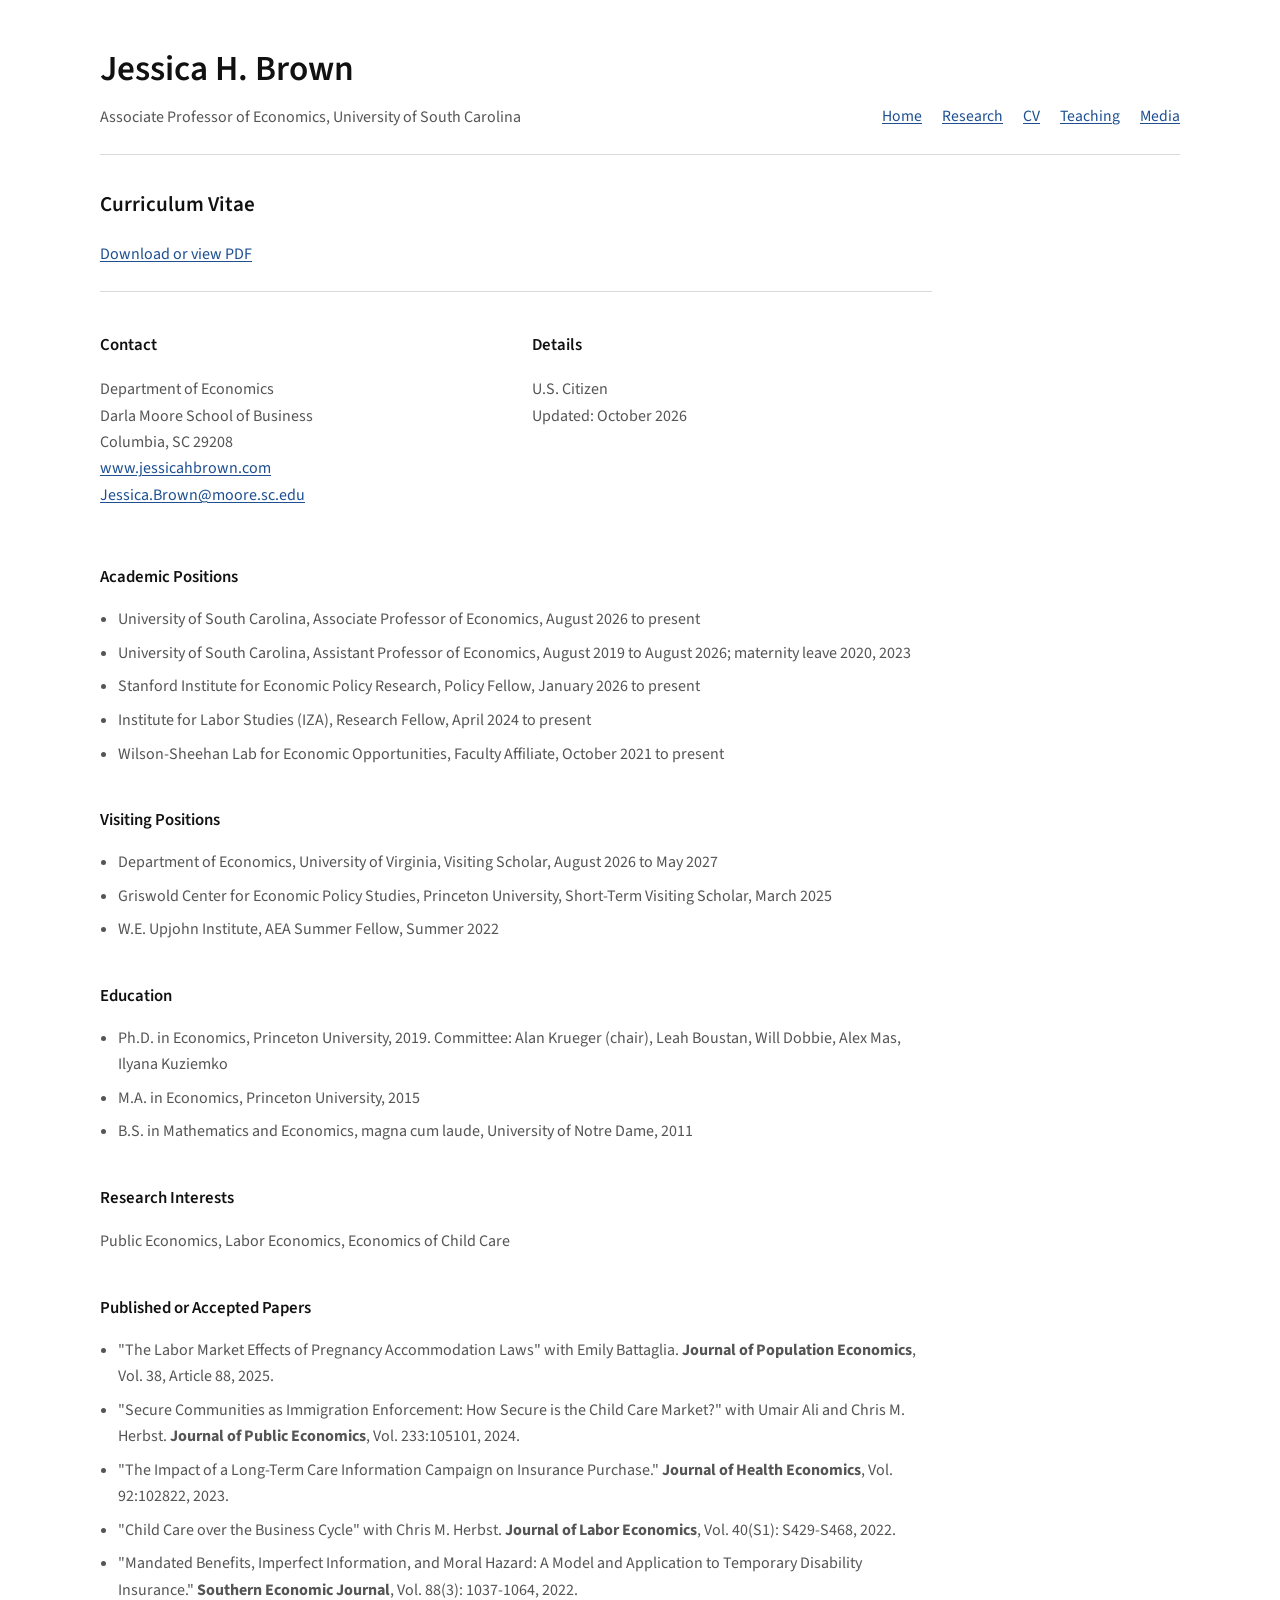
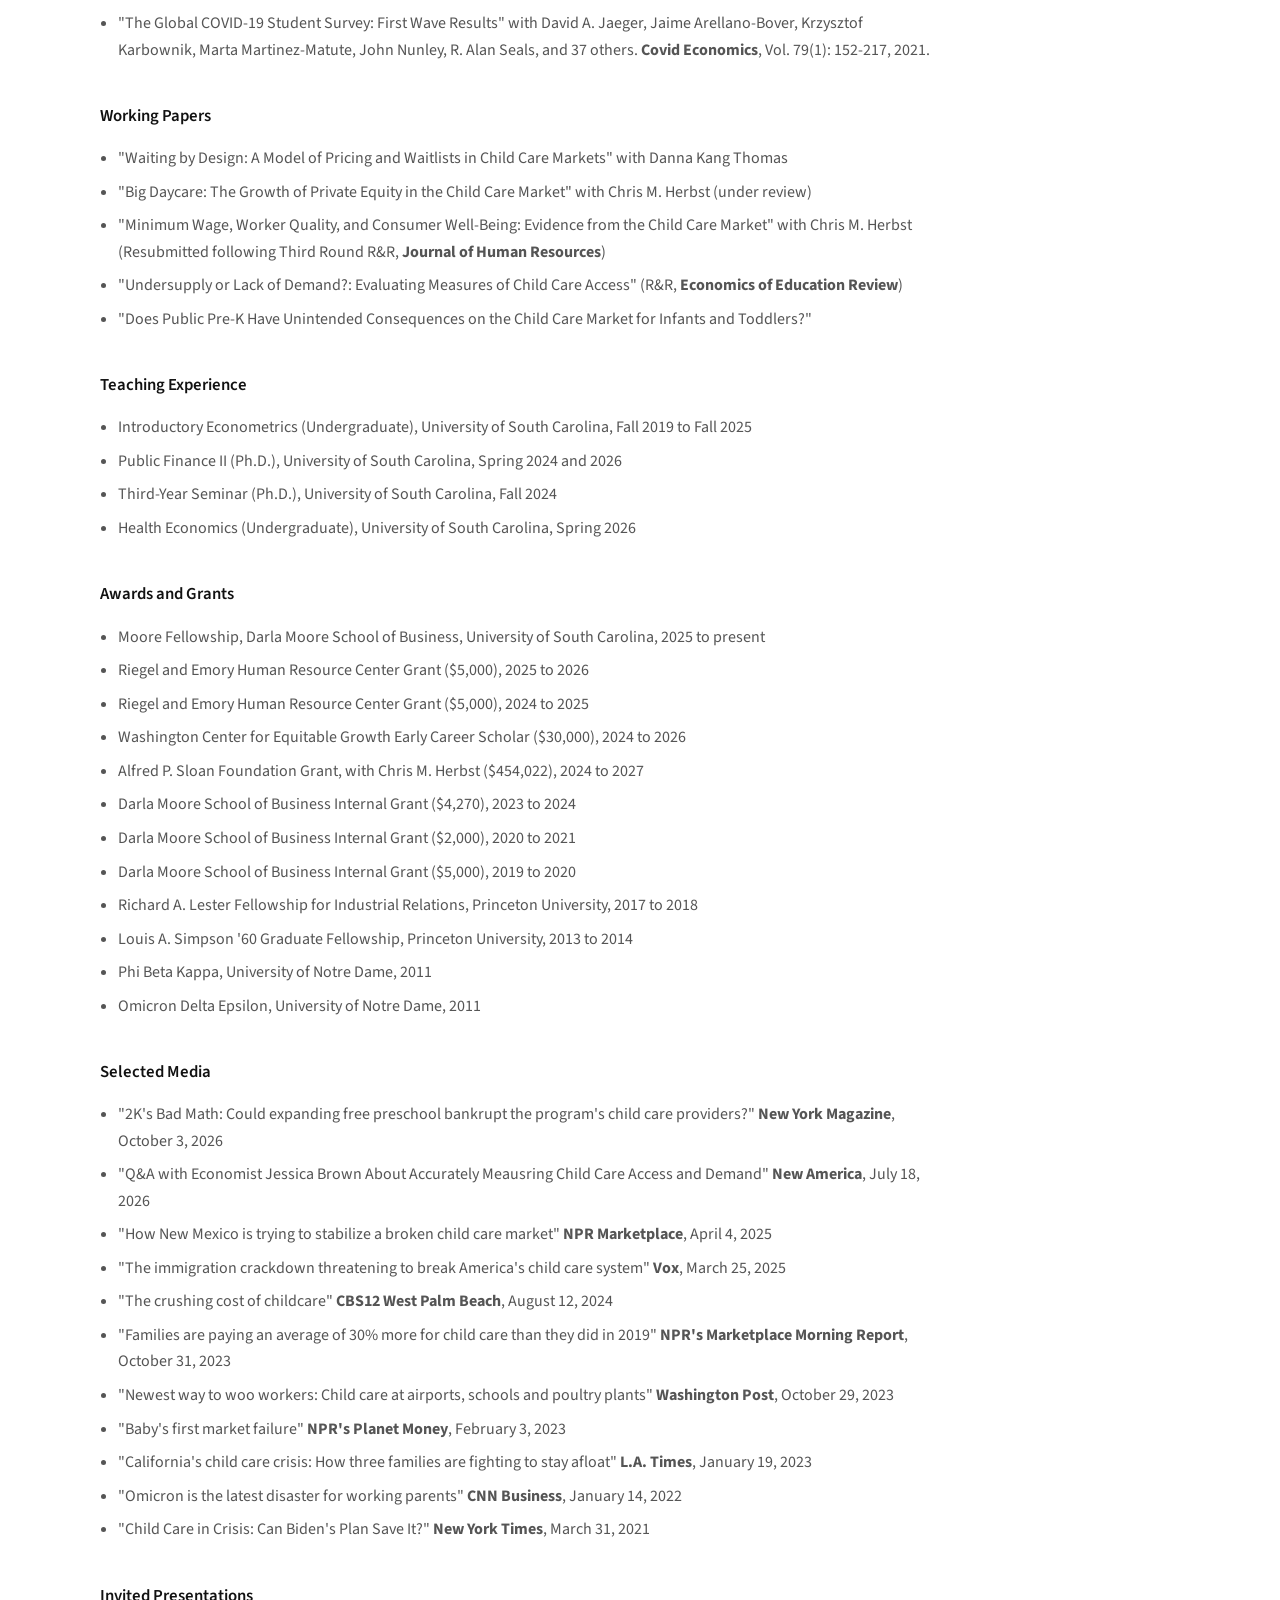
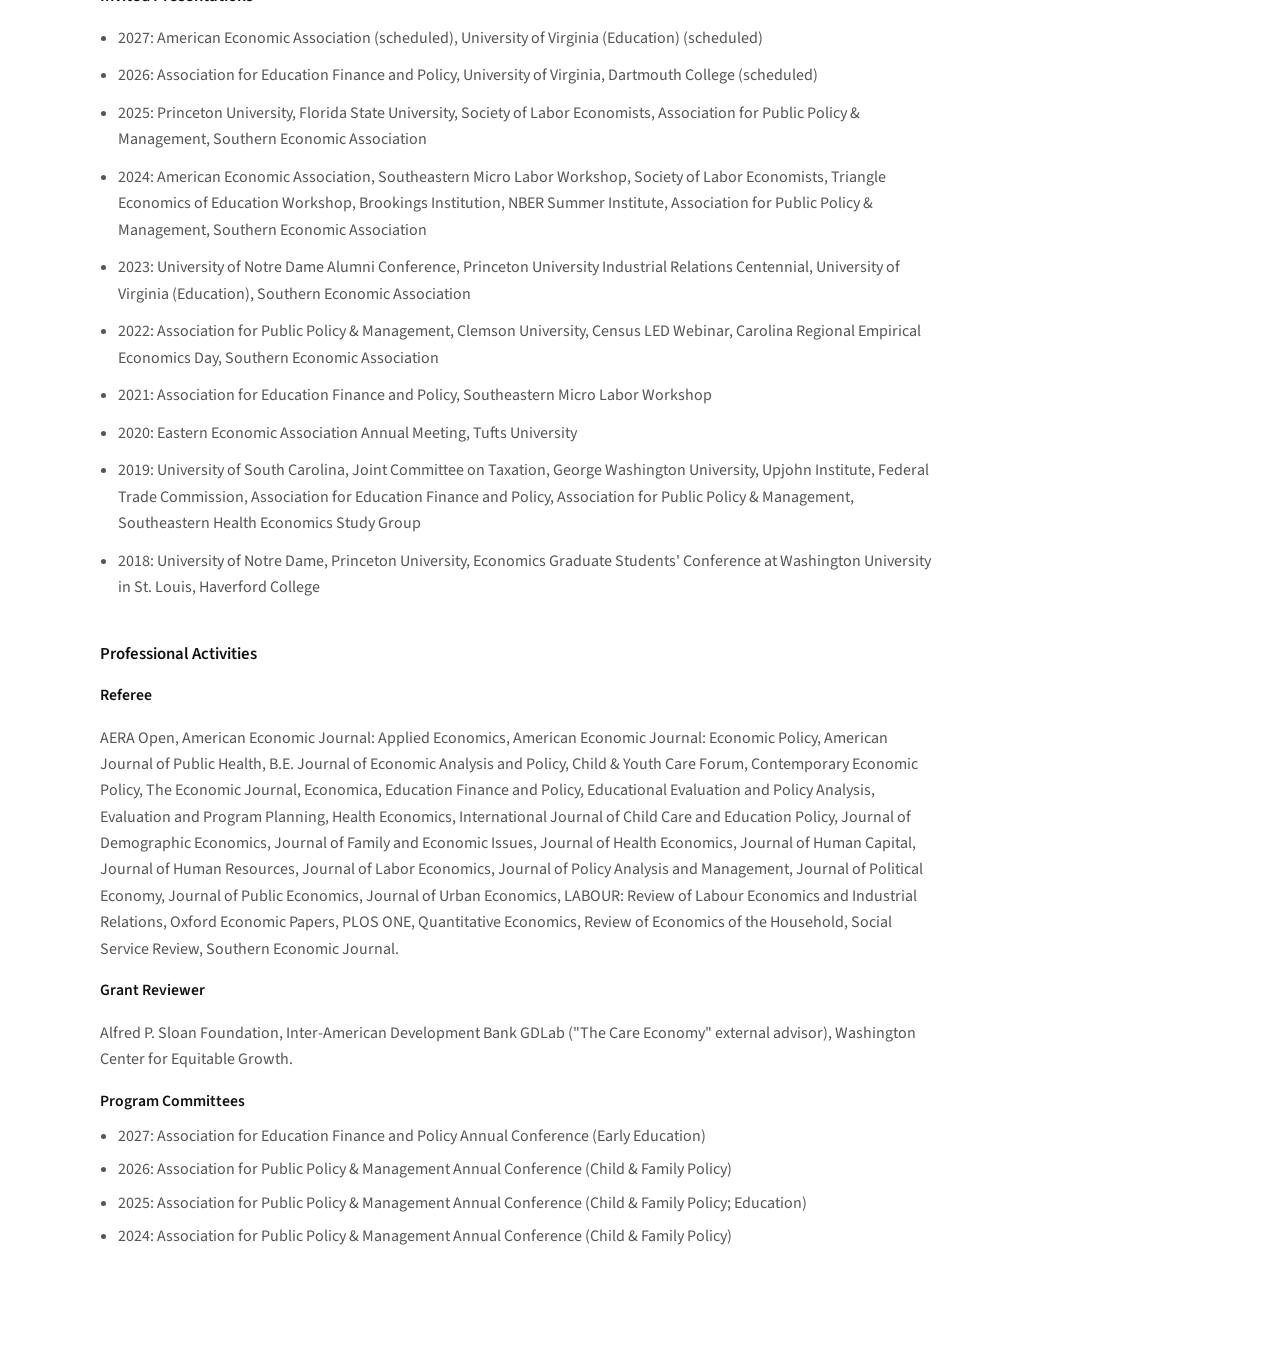
<file: cv.html>
<!DOCTYPE html>
<html lang="en">
<head>
  <meta charset="UTF-8">
  <meta name="viewport" content="width=device-width, initial-scale=1.0">
  <title>CV | Jessica H. Brown</title>
  <meta name="description" content="Curriculum vitae of Jessica H. Brown.">
  <link rel="preconnect" href="https://fonts.googleapis.com">
  <link rel="preconnect" href="https://fonts.gstatic.com" crossorigin>
  <link href="https://fonts.googleapis.com/css2?family=Libre+Baskerville:wght@400;700&family=Source+Sans+3:wght@400;500;600&display=swap" rel="stylesheet">
  <link rel="stylesheet" href="styles.css">
</head>
<body>
  <div class="page">
    <header class="site-header">
      <div>
        <h1>Jessica H. Brown</h1>
        <p class="subtitle">Associate Professor of Economics, University of South Carolina</p>
      </div>
      <nav class="site-nav" aria-label="Primary">
        <a href="index.html">Home</a>
        <a href="research.html">Research</a>
        <a href="cv.html">CV</a>
        <a href="teaching.html">Teaching</a>
        <a href="media.html">Media</a>
      </nav>
    </header>

    <main class="subpage cv-page">
      <section class="cv-actions">
        <h2>Curriculum Vitae</h2>
        <p><a href="JBrownCV.pdf">Download or view PDF</a></p>
      </section>

      <section class="cv-section two-col-header">
        <div>
          <h3>Contact</h3>
          <p>Department of Economics<br>Darla Moore School of Business<br>Columbia, SC 29208<br><a target="_blank" rel="noopener noreferrer" href="https://www.jessicahbrown.com">www.jessicahbrown.com</a><br><a target="_blank" rel="noopener noreferrer" href="mailto:Jessica.Brown@moore.sc.edu">Jessica.Brown@moore.sc.edu</a></p>
        </div>
        <div>
          <h3>Details</h3>
          <p>U.S. Citizen<br>Updated: October 2026</p>
        </div>
      </section>

      <section class="cv-section">
        <h3>Academic Positions</h3>
        <ul class="plain-list">
          <li>University of South Carolina, Associate Professor of Economics, August 2026 to present</li>
          <li>University of South Carolina, Assistant Professor of Economics, August 2019 to August 2026; maternity leave 2020, 2023</li>
          <li>Stanford Institute for Economic Policy Research, Policy Fellow, January 2026 to present</li>
          <li>Institute for Labor Studies (IZA), Research Fellow, April 2024 to present</li>
          <li>Wilson-Sheehan Lab for Economic Opportunities, Faculty Affiliate, October 2021 to present</li>
        </ul>
      </section>

      <section class="cv-section">
        <h3>Visiting Positions</h3>
        <ul class="plain-list">
          <li>Department of Economics, University of Virginia, Visiting Scholar, August 2026 to May 2027</li>
          <li>Griswold Center for Economic Policy Studies, Princeton University, Short-Term Visiting Scholar, March 2025</li>
          <li>W.E. Upjohn Institute, AEA Summer Fellow, Summer 2022</li>
        </ul>
      </section>

      <section class="cv-section">
        <h3>Education</h3>
        <ul class="plain-list">
          <li>Ph.D. in Economics, Princeton University, 2019. Committee: Alan Krueger (chair), Leah Boustan, Will Dobbie, Alex Mas, Ilyana Kuziemko</li>
          <li>M.A. in Economics, Princeton University, 2015</li>
          <li>B.S. in Mathematics and Economics, magna cum laude, University of Notre Dame, 2011</li>
        </ul>
      </section>

      <section class="cv-section">
        <h3>Research Interests</h3>
        <p>Public Economics, Labor Economics, Economics of Child Care</p>
      </section>

      <section class="cv-section">
        <h3>Published or Accepted Papers</h3>
        <ul class="plain-list">
          <li>"The Labor Market Effects of Pregnancy Accommodation Laws" with Emily Battaglia. <strong>Journal of Population Economics</strong>, Vol. 38, Article 88, 2025.</li>
          <li>"Secure Communities as Immigration Enforcement: How Secure is the Child Care Market?" with Umair Ali and Chris M. Herbst. <strong>Journal of Public Economics</strong>, Vol. 233:105101, 2024.</li>
          <li>"The Impact of a Long-Term Care Information Campaign on Insurance Purchase." <strong>Journal of Health Economics</strong>, Vol. 92:102822, 2023.</li>
          <li>"Child Care over the Business Cycle" with Chris M. Herbst. <strong>Journal of Labor Economics</strong>, Vol. 40(S1): S429-S468, 2022.</li>
          <li>"Mandated Benefits, Imperfect Information, and Moral Hazard: A Model and Application to Temporary Disability Insurance." <strong>Southern Economic Journal</strong>, Vol. 88(3): 1037-1064, 2022.</li>
          <li>"The Global COVID-19 Student Survey: First Wave Results" with David A. Jaeger, Jaime Arellano-Bover, Krzysztof Karbownik, Marta Martinez-Matute, John Nunley, R. Alan Seals, and 37 others. <strong>Covid Economics</strong>, Vol. 79(1): 152-217, 2021.</li>
        </ul>
      </section>

      <section class="cv-section">
        <h3>Working Papers</h3>
        <ul class="plain-list">
          <li>"Waiting by Design: A Model of Pricing and Waitlists in Child Care Markets" with Danna Kang Thomas</li>
          <li>"Big Daycare: The Growth of Private Equity in the Child Care Market" with Chris M. Herbst (under review)</li>
          <li>"Minimum Wage, Worker Quality, and Consumer Well-Being: Evidence from the Child Care Market" with Chris M. Herbst (Resubmitted following Third Round R&amp;R, <strong>Journal of Human Resources</strong>)</li>
          <li>"Undersupply or Lack of Demand?: Evaluating Measures of Child Care Access" (R&amp;R, <strong>Economics of Education Review</strong>)</li>
          <li>"Does Public Pre-K Have Unintended Consequences on the Child Care Market for Infants and Toddlers?"</li>
        </ul>
      </section>

      <section class="cv-section">
        <h3>Teaching Experience</h3>
        <ul class="plain-list">
          <li>Introductory Econometrics (Undergraduate), University of South Carolina, Fall 2019 to Fall 2025</li>
          <li>Public Finance II (Ph.D.), University of South Carolina, Spring 2024 and 2026</li>
          <li>Third-Year Seminar (Ph.D.), University of South Carolina, Fall 2024</li>
          <li>Health Economics (Undergraduate), University of South Carolina, Spring 2026</li>
        </ul>
      </section>

      <section class="cv-section">
        <h3>Awards and Grants</h3>
        <ul class="plain-list">
          <li>Moore Fellowship, Darla Moore School of Business, University of South Carolina, 2025 to present</li>
          <li>Riegel and Emory Human Resource Center Grant ($5,000), 2025 to 2026</li>
          <li>Riegel and Emory Human Resource Center Grant ($5,000), 2024 to 2025</li>
          <li>Washington Center for Equitable Growth Early Career Scholar ($30,000), 2024 to 2026</li>
          <li>Alfred P. Sloan Foundation Grant, with Chris M. Herbst ($454,022), 2024 to 2027</li>
          <li>Darla Moore School of Business Internal Grant ($4,270), 2023 to 2024</li>
          <li>Darla Moore School of Business Internal Grant ($2,000), 2020 to 2021</li>
          <li>Darla Moore School of Business Internal Grant ($5,000), 2019 to 2020</li>
          <li>Richard A. Lester Fellowship for Industrial Relations, Princeton University, 2017 to 2018</li>
          <li>Louis A. Simpson '60 Graduate Fellowship, Princeton University, 2013 to 2014</li>
          <li>Phi Beta Kappa, University of Notre Dame, 2011</li>
          <li>Omicron Delta Epsilon, University of Notre Dame, 2011</li>
        </ul>
      </section>

      <section class="cv-section">
        <h3>Selected Media</h3>
        <ul class="plain-list">
          <li>"2K's Bad Math: Could expanding free preschool bankrupt the program's child care providers?" <strong>New York Magazine</strong>, October 3, 2026</li>
          <li>"Q&amp;A with Economist Jessica Brown About Accurately Meausring Child Care Access and Demand" <strong>New America</strong>, July 18, 2026</li>
          <li>"How New Mexico is trying to stabilize a broken child care market" <strong>NPR Marketplace</strong>, April 4, 2025</li>
          <li>"The immigration crackdown threatening to break America's child care system" <strong>Vox</strong>, March 25, 2025</li>
          <li>"The crushing cost of childcare" <strong>CBS12 West Palm Beach</strong>, August 12, 2024</li>
          <li>"Families are paying an average of 30% more for child care than they did in 2019" <strong>NPR's Marketplace Morning Report</strong>, October 31, 2023</li>
          <li>"Newest way to woo workers: Child care at airports, schools and poultry plants" <strong>Washington Post</strong>, October 29, 2023</li>
          <li>"Baby's first market failure" <strong>NPR's Planet Money</strong>, February 3, 2023</li>
          <li>"California's child care crisis: How three families are fighting to stay afloat" <strong>L.A. Times</strong>, January 19, 2023</li>
          <li>"Omicron is the latest disaster for working parents" <strong>CNN Business</strong>, January 14, 2022</li>
          <li>"Child Care in Crisis: Can Biden's Plan Save It?" <strong>New York Times</strong>, March 31, 2021</li>
        </ul>
      </section>

      <section class="cv-section">
        <h3>Invited Presentations</h3>
        <ul class="plain-list compact-list">
          <li>2027: American Economic Association (scheduled), University of Virginia (Education) (scheduled)</li>
          <li>2026: Association for Education Finance and Policy, University of Virginia, Dartmouth College (scheduled)</li>
          <li>2025: Princeton University, Florida State University, Society of Labor Economists, Association for Public Policy &amp; Management, Southern Economic Association</li>
          <li>2024: American Economic Association, Southeastern Micro Labor Workshop, Society of Labor Economists, Triangle Economics of Education Workshop, Brookings Institution, NBER Summer Institute, Association for Public Policy &amp; Management, Southern Economic Association</li>
          <li>2023: University of Notre Dame Alumni Conference, Princeton University Industrial Relations Centennial, University of Virginia (Education), Southern Economic Association</li>
          <li>2022: Association for Public Policy &amp; Management, Clemson University, Census LED Webinar, Carolina Regional Empirical Economics Day, Southern Economic Association</li>
          <li>2021: Association for Education Finance and Policy, Southeastern Micro Labor Workshop</li>
          <li>2020: Eastern Economic Association Annual Meeting, Tufts University</li>
          <li>2019: University of South Carolina, Joint Committee on Taxation, George Washington University, Upjohn Institute, Federal Trade Commission, Association for Education Finance and Policy, Association for Public Policy &amp; Management, Southeastern Health Economics Study Group</li>
          <li>2018: University of Notre Dame, Princeton University, Economics Graduate Students' Conference at Washington University in St. Louis, Haverford College</li>
        </ul>
      </section>

      <section class="cv-section">
        <h3>Professional Activities</h3>
        <h4>Referee</h4>
        <p>AERA Open, American Economic Journal: Applied Economics, American Economic Journal: Economic Policy, American Journal of Public Health, B.E. Journal of Economic Analysis and Policy, Child &amp; Youth Care Forum, Contemporary Economic Policy, The Economic Journal, Economica, Education Finance and Policy, Educational Evaluation and Policy Analysis, Evaluation and Program Planning, Health Economics, International Journal of Child Care and Education Policy, Journal of Demographic Economics, Journal of Family and Economic Issues, Journal of Health Economics, Journal of Human Capital, Journal of Human Resources, Journal of Labor Economics, Journal of Policy Analysis and Management, Journal of Political Economy, Journal of Public Economics, Journal of Urban Economics, LABOUR: Review of Labour Economics and Industrial Relations, Oxford Economic Papers, PLOS ONE, Quantitative Economics, Review of Economics of the Household, Social Service Review, Southern Economic Journal.</p>
        <h4>Grant Reviewer</h4>
        <p>Alfred P. Sloan Foundation, Inter-American Development Bank GDLab ("The Care Economy" external advisor), Washington Center for Equitable Growth.</p>
        <h4>Program Committees</h4>
        <ul class="plain-list">
          <li>2027: Association for Education Finance and Policy Annual Conference (Early Education)</li>
          <li>2026: Association for Public Policy &amp; Management Annual Conference (Child &amp; Family Policy)</li>
          <li>2025: Association for Public Policy &amp; Management Annual Conference (Child &amp; Family Policy; Education)</li>
          <li>2024: Association for Public Policy &amp; Management Annual Conference (Child &amp; Family Policy)</li>
        </ul>
      </section>
    </main>
  </div>
  <script src="analytics.js"></script>
</body>
</html>
</file>
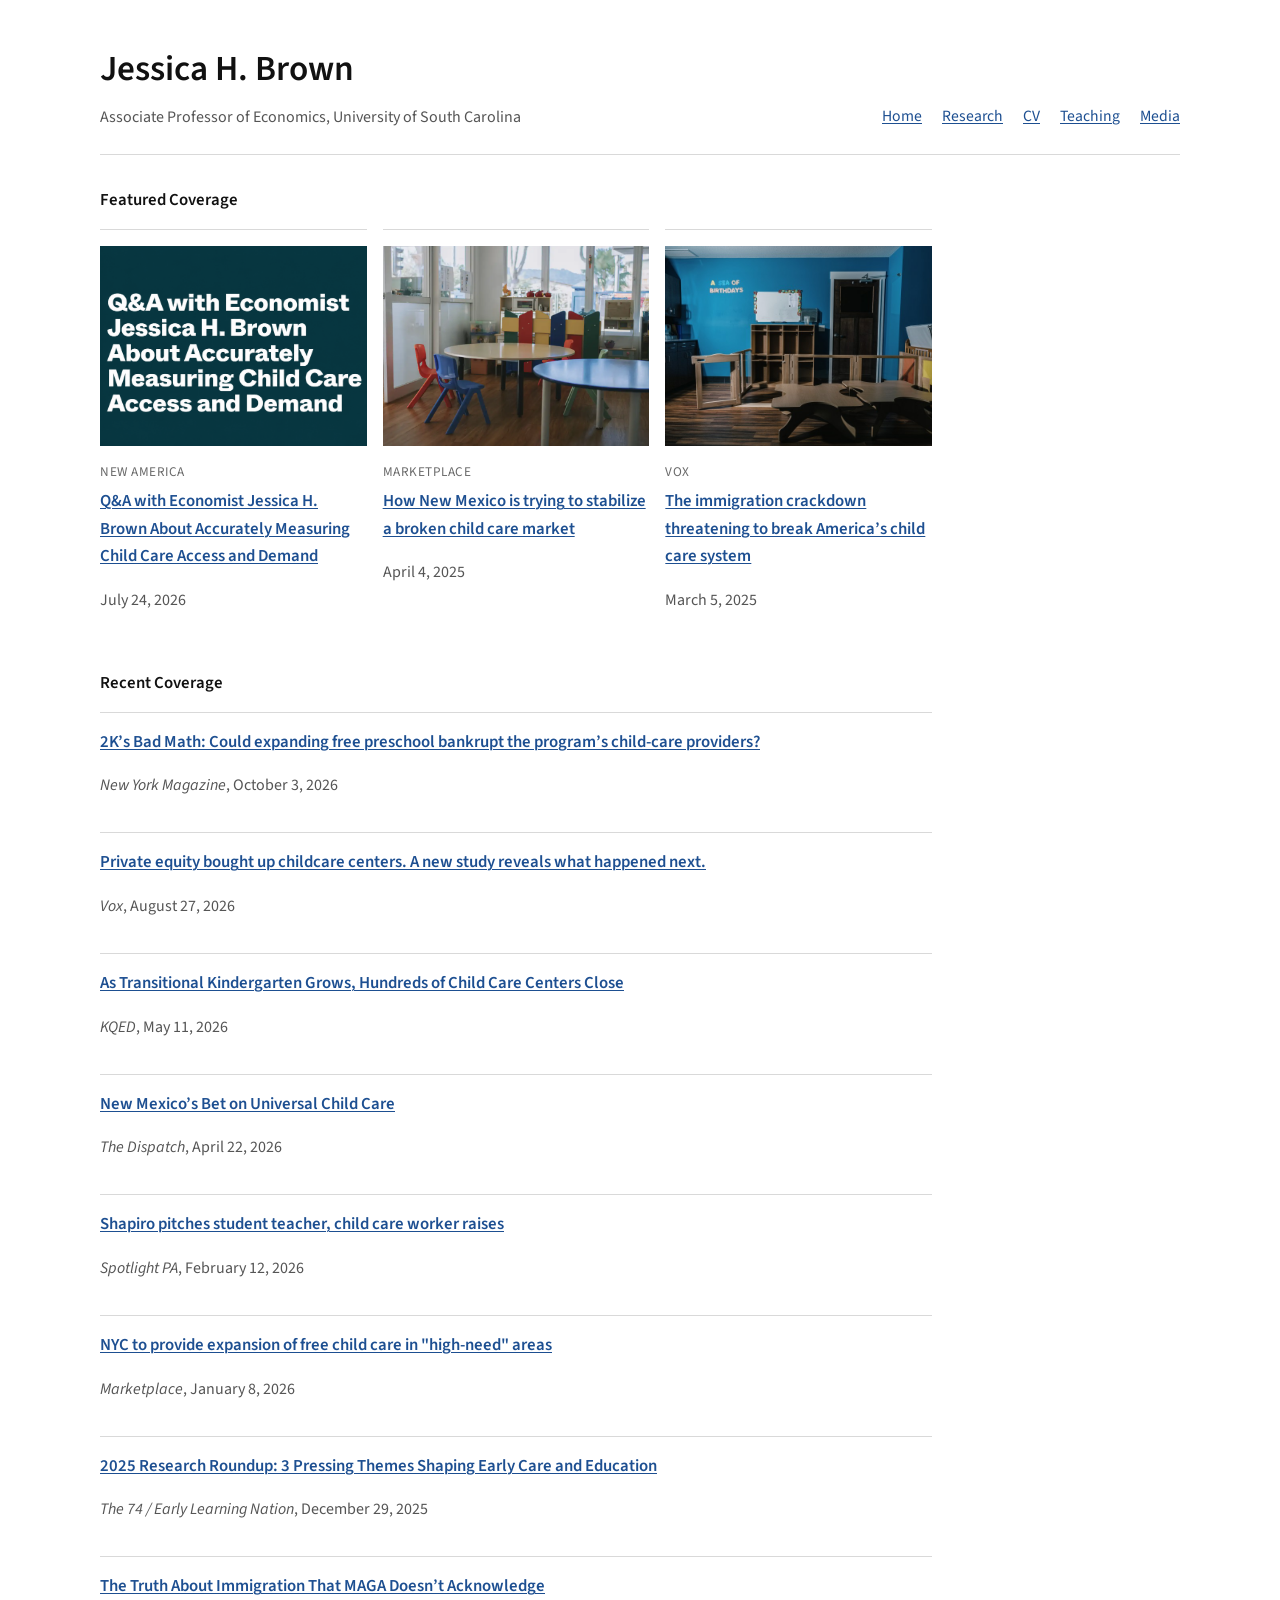
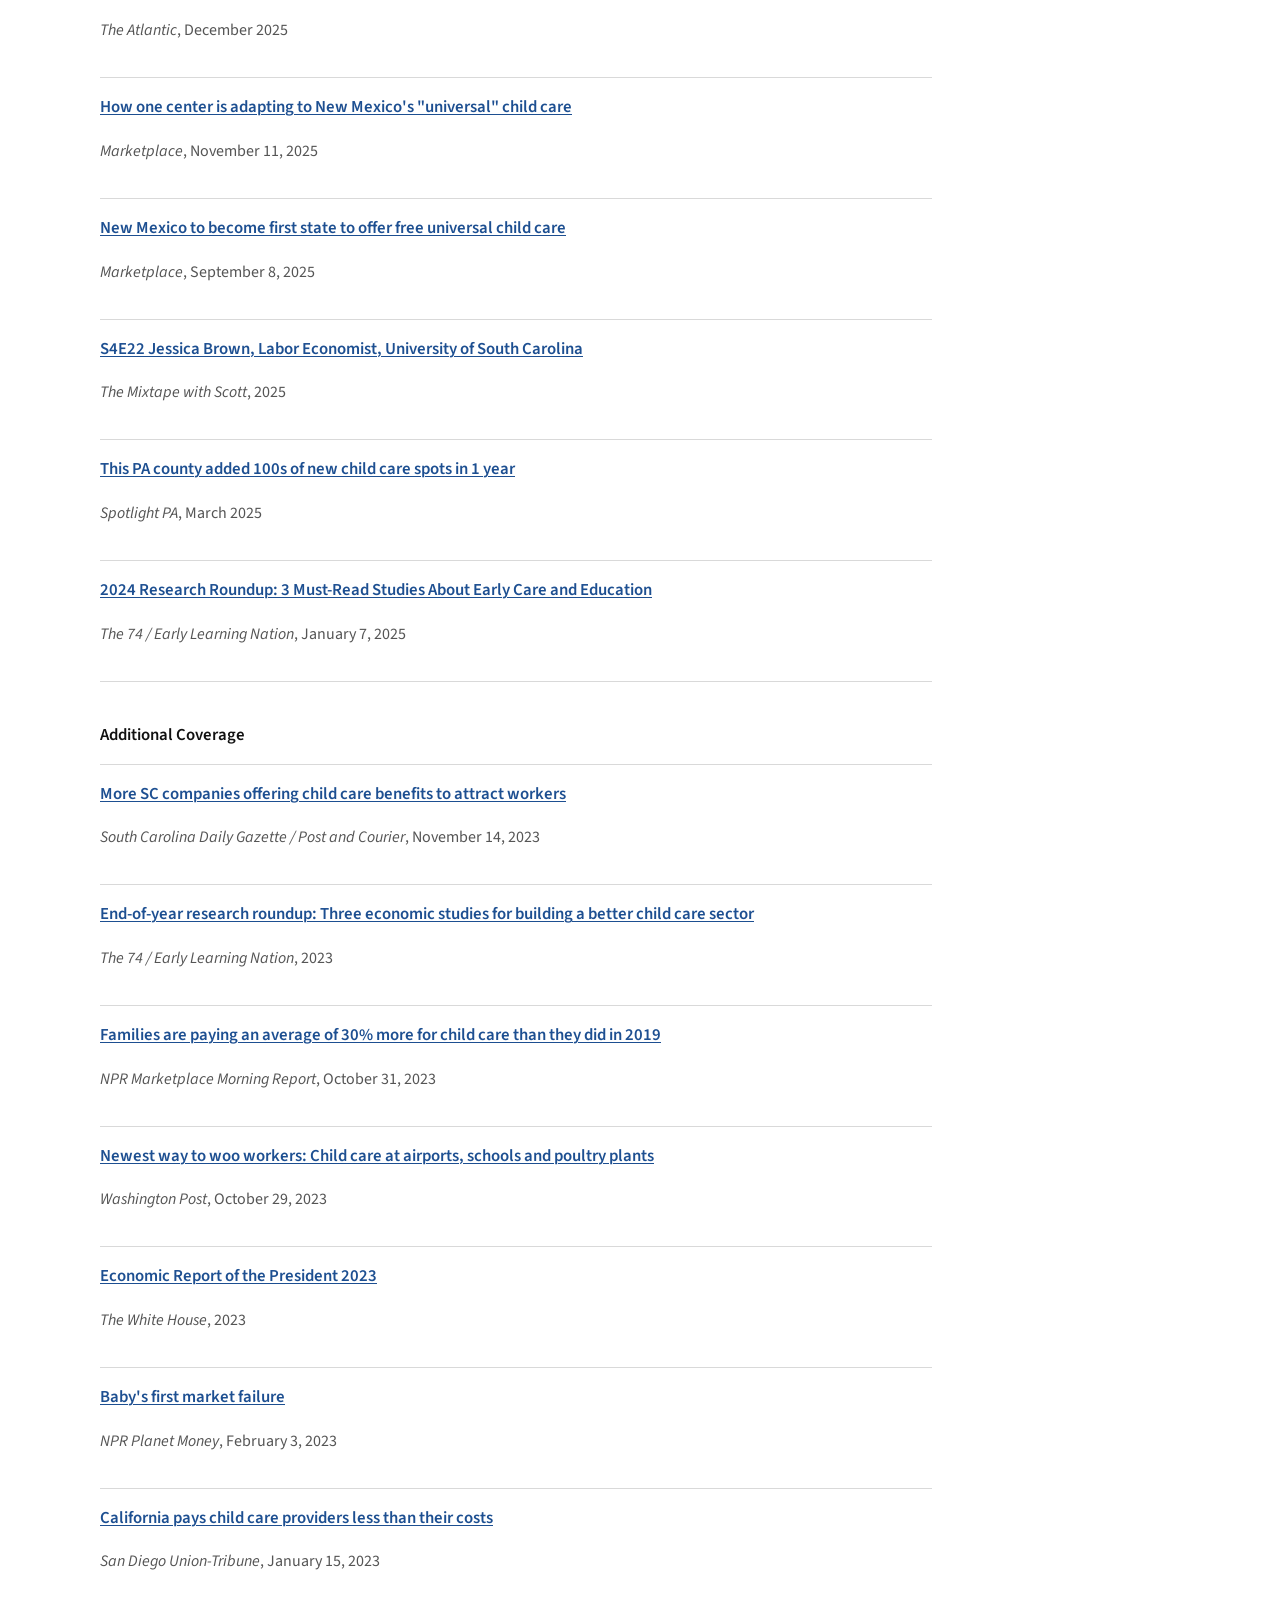
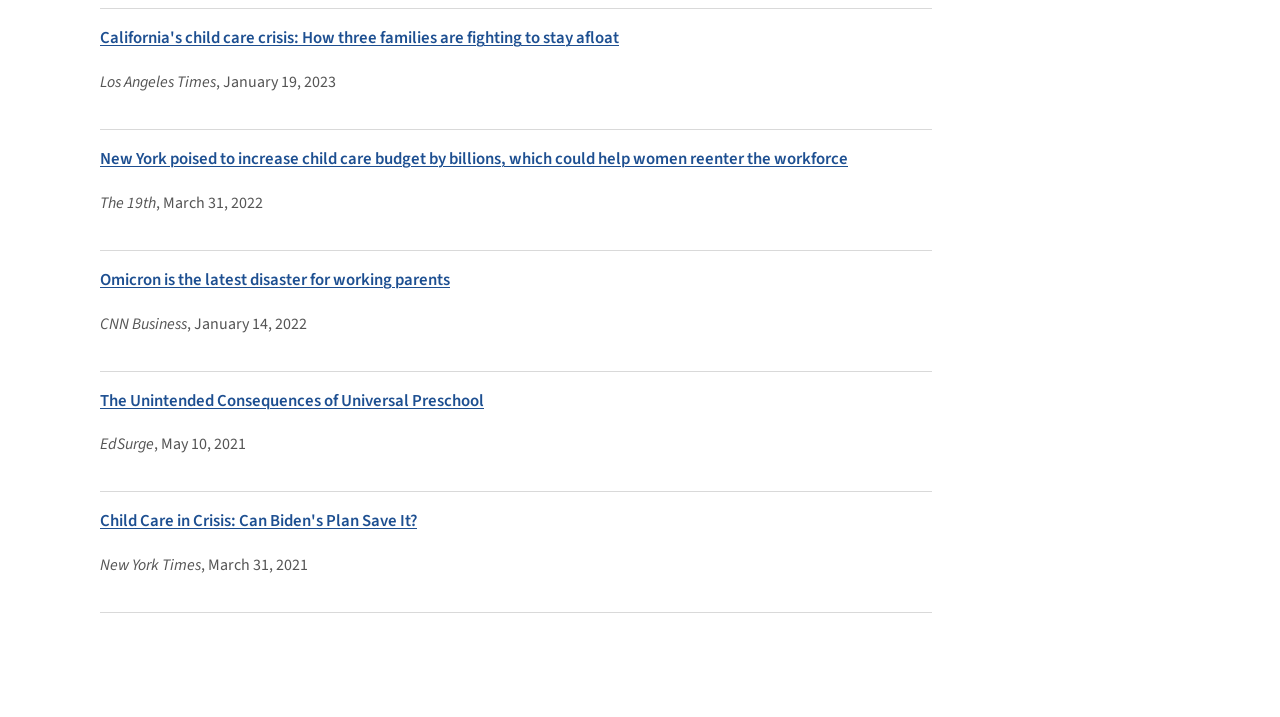
<file: media.html>
<!DOCTYPE html>
<html lang="en">
<head>
  <meta charset="UTF-8">
  <meta name="viewport" content="width=device-width, initial-scale=1.0">
  <title>Media | Jessica H. Brown</title>
  <meta name="description" content="Selected media featuring Jessica H. Brown and her research.">
  <link rel="preconnect" href="https://fonts.googleapis.com">
  <link rel="preconnect" href="https://fonts.gstatic.com" crossorigin>
  <link href="https://fonts.googleapis.com/css2?family=Libre+Baskerville:wght@400;700&family=Source+Sans+3:wght@400;500;600&display=swap" rel="stylesheet">
  <link rel="stylesheet" href="styles.css">
</head>
<body>
  <div class="page">
    <header class="site-header">
      <div>
        <h1>Jessica H. Brown</h1>
        <p class="subtitle">Associate Professor of Economics, University of South Carolina</p>
      </div>
      <nav class="site-nav" aria-label="Primary">
        <a href="index.html">Home</a>
        <a href="research.html">Research</a>
        <a href="cv.html">CV</a>
        <a href="teaching.html">Teaching</a>
        <a href="media.html">Media</a>
      </nav>
    </header>

    <main class="subpage media-page">
      <section>
        <h3>Featured Coverage</h3>
        <div class="featured-media-grid">
          <article class="featured-media-card">
            <div class="featured-thumb">
              <img src="newamerica-4x3.png" alt="Thumbnail for New America Q&amp;A about measuring child care access and demand">
            </div>
            <div>
              <p class="media-outlet">New America</p>
              <h3><a target="_blank" rel="noopener noreferrer" href="https://www.newamerica.org/insights/qa-with-economist-jessica-h-brown-about-accurately-measuring-child-care-access-and-demand/">Q&amp;A with Economist Jessica H. Brown About Accurately Measuring Child Care Access and Demand</a></h3>
              <p>July 24, 2026</p>
            </div>
          </article>

          <article class="featured-media-card">
            <div class="featured-thumb">
              <img src="marketplace.png" alt="Thumbnail for Marketplace story about New Mexico child care policy">
            </div>
            <div>
              <p class="media-outlet">Marketplace</p>
              <h3><a target="_blank" rel="noopener noreferrer" href="https://www.marketplace.org/story/2025/04/04/how-new-mexico-is-trying-to-stabilize-a-broken-child-care-market">How New Mexico is trying to stabilize a broken child care market</a></h3>
              <p>April 4, 2025</p>
            </div>
          </article>

          <article class="featured-media-card">
            <div class="featured-thumb">
              <img src="vox.jpg" alt="Thumbnail for Vox story about immigration and child care">
            </div>
            <div>
              <p class="media-outlet">Vox</p>
              <h3><a target="_blank" rel="noopener noreferrer" href="https://www.vox.com/immigration/400736/immigration-immigrants-childcare-daycare-parents-children-ice-deportation-raid-trump">The immigration crackdown threatening to break America&rsquo;s child care system</a></h3>
              <p>March 5, 2025</p>
            </div>
          </article>
        </div>
      </section>

      <section>
        <h3>Recent Coverage</h3>
        <div class="media-list">
          <article class="media-list-item">
            <h3><a target="_blank" rel="noopener noreferrer" href="https://nymag.com/intelligencer/article/2k-free-child-care-nyc-budgets-cbo-preschool.html">2K&rsquo;s Bad Math: Could expanding free preschool bankrupt the program&rsquo;s child-care providers?</a></h3>
            <p><em>New York Magazine</em>, October 3, 2026</p>
          </article>

          <article class="media-list-item">
            <h3><a target="_blank" rel="noopener noreferrer" href="https://www.vox.com/life/500695/private-equity-child-care-daycare-congress">Private equity bought up childcare centers. A new study reveals what happened next.</a></h3>
            <p><em>Vox</em>, August 27, 2026</p>
          </article>

          <article class="media-list-item">
            <h3><a target="_blank" rel="noopener noreferrer" href="https://www.kqed.org/news/12082904/as-transitional-kindergarten-grows-hundreds-of-child-care-centers-close">As Transitional Kindergarten Grows, Hundreds of Child Care Centers Close</a></h3>
            <p><em>KQED</em>, May 11, 2026</p>
          </article>

          <article class="media-list-item">
            <h3><a target="_blank" rel="noopener noreferrer" href="https://thedispatch.com/newsletter/morning/new-mexicos-bet-on-universal-child-care/">New Mexico&rsquo;s Bet on Universal Child Care</a></h3>
            <p><em>The Dispatch</em>, April 22, 2026</p>
          </article>

          <article class="media-list-item">
            <h3><a target="_blank" rel="noopener noreferrer" href="https://www.spotlightpa.org/news/2026/02/shapiro-budget-pitch-teacher-stipends-child-care-caregiving/">Shapiro pitches student teacher, child care worker raises</a></h3>
            <p><em>Spotlight PA</em>, February 12, 2026</p>
          </article>

          <article class="media-list-item">
            <h3><a target="_blank" rel="noopener noreferrer" href="https://www.marketplace.org/story/2026/01/08/hochul-mamdani-announce-free-child-care-expansion-in-nyc">NYC to provide expansion of free child care in &quot;high-need&quot; areas</a></h3>
            <p><em>Marketplace</em>, January 8, 2026</p>
          </article>

          <article class="media-list-item">
            <h3><a target="_blank" rel="noopener noreferrer" href="https://www.the74million.org/zero2eight/2025-research-roundup-3-pressing-themes-shaping-early-care-and-education/">2025 Research Roundup: 3 Pressing Themes Shaping Early Care and Education</a></h3>
            <p><em>The 74 / Early Learning Nation</em>, December 29, 2025</p>
          </article>

          <article class="media-list-item">
            <h3><a target="_blank" rel="noopener noreferrer" href="https://www.theatlantic.com/family/2025/12/immigration-pronatalism-trump-vance/685275/">The Truth About Immigration That MAGA Doesn&rsquo;t Acknowledge</a></h3>
            <p><em>The Atlantic</em>, December 2025</p>
          </article>

          <article class="media-list-item">
            <h3><a target="_blank" rel="noopener noreferrer" href="https://www.marketplace.org/story/2025/11/11/how-new-mexicos-universal-child-care-impacts-day-cares">How one center is adapting to New Mexico&#x27;s &quot;universal&quot; child care</a></h3>
            <p><em>Marketplace</em>, November 11, 2025</p>
          </article>

          <article class="media-list-item">
            <h3><a target="_blank" rel="noopener noreferrer" href="https://www.marketplace.org/story/2025/09/08/new-mexico-to-become-first-state-to-offer-free-universal-child-care">New Mexico to become first state to offer free universal child care</a></h3>
            <p><em>Marketplace</em>, September 8, 2025</p>
          </article>

          <article class="media-list-item">
            <h3><a target="_blank" rel="noopener noreferrer" href="https://podcasts.apple.com/us/podcast/s4e22-jessica-brown-labor-economist-university-of/id1615110472?i=1000706517908">S4E22 Jessica Brown, Labor Economist, University of South Carolina</a></h3>
            <p><em>The Mixtape with Scott</em>, 2025</p>
          </article>

          <article class="media-list-item">
            <h3><a target="_blank" rel="noopener noreferrer" href="https://www.spotlightpa.org/news/2025/03/pennsylvania-child-care-shortage-york-county/">This PA county added 100s of new child care spots in 1 year</a></h3>
            <p><em>Spotlight PA</em>, March 2025</p>
          </article>

          <article class="media-list-item">
            <h3><a target="_blank" rel="noopener noreferrer" href="https://www.the74million.org/article/2024-research-roundup-3-must-read-studies-about-early-care-and-education/">2024 Research Roundup: 3 Must-Read Studies About Early Care and Education</a></h3>
            <p><em>The 74 / Early Learning Nation</em>, January 7, 2025</p>
          </article>

        </div>
      </section>

      <section>
        <h3>Additional Coverage</h3>
        <div class="media-list">
          <article class="media-list-item">
            <h3><a target="_blank" rel="noopener noreferrer" href="https://scdailygazette.com/2023/11/14/more-sc-companies-offering-child-care-benefits-to-attract-workers/">More SC companies offering child care benefits to attract workers</a></h3>
            <p><em>South Carolina Daily Gazette / Post and Courier</em>, November 14, 2023</p>
          </article>

          <article class="media-list-item">
            <h3><a target="_blank" rel="noopener noreferrer" href="https://www.the74million.org/zero2eight/end-of-year-research-roundup-three-economic-studies-for-building-a-better-child-care-sector/">End-of-year research roundup: Three economic studies for building a better child care sector</a></h3>
            <p><em>The 74 / Early Learning Nation</em>, 2023</p>
          </article>

          <article class="media-list-item">
            <h3><a target="_blank" rel="noopener noreferrer" href="https://www.marketplace.org/2023/10/31/rising-child-care-costs-pandemic-subsidies/">Families are paying an average of 30% more for child care than they did in 2019</a></h3>
            <p><em>NPR Marketplace Morning Report</em>, October 31, 2023</p>
          </article>

          <article class="media-list-item">
            <h3><a target="_blank" rel="noopener noreferrer" href="https://www.washingtonpost.com/business/2023/10/29/childcare-workplace-onsite-employment/">Newest way to woo workers: Child care at airports, schools and poultry plants</a></h3>
            <p><em>Washington Post</em>, October 29, 2023</p>
          </article>

          <article class="media-list-item">
            <h3><a target="_blank" rel="noopener noreferrer" href="https://www.whitehouse.gov/wp-content/uploads/2023/03/ERP-2023.pdf">Economic Report of the President 2023</a></h3>
            <p><em>The White House</em>, 2023</p>
          </article>

          <article class="media-list-item">
            <h3><a target="_blank" rel="noopener noreferrer" href="https://podcasts.apple.com/us/podcast/babys-first-market-failure/id290783428?i=1000597937476">Baby's first market failure</a></h3>
            <p><em>NPR Planet Money</em>, February 3, 2023</p>
          </article>

          <article class="media-list-item">
            <h3><a target="_blank" rel="noopener noreferrer" href="https://www.sandiegouniontribune.com/news/education/story/2023-01-15/california-reimburse-child-care-providers">California pays child care providers less than their costs</a></h3>
            <p><em>San Diego Union-Tribune</em>, January 15, 2023</p>
          </article>

          <article class="media-list-item">
            <h3><a target="_blank" rel="noopener noreferrer" href="https://www.latimes.com/business/story/2023-01-19/child-care-crisis-parents-cant-work">California's child care crisis: How three families are fighting to stay afloat</a></h3>
            <p><em>Los Angeles Times</em>, January 19, 2023</p>
          </article>

          <article class="media-list-item">
            <h3><a target="_blank" rel="noopener noreferrer" href="https://19thnews.org/2022/03/new-york-increase-child-care-budget-billions-women-workforce/">New York poised to increase child care budget by billions, which could help women reenter the workforce</a></h3>
            <p><em>The 19th</em>, March 31, 2022</p>
          </article>

          <article class="media-list-item">
            <h3><a target="_blank" rel="noopener noreferrer" href="https://www.cnn.com/2022/01/14/economy/working-parents-covid-omicron/index.html">Omicron is the latest disaster for working parents</a></h3>
            <p><em>CNN Business</em>, January 14, 2022</p>
          </article>

          <article class="media-list-item">
            <h3><a target="_blank" rel="noopener noreferrer" href="https://www.edsurge.com/news/2021-05-10-the-unintended-consequences-of-universal-preschool">The Unintended Consequences of Universal Preschool</a></h3>
            <p><em>EdSurge</em>, May 10, 2021</p>
          </article>

          <article class="media-list-item">
            <h3><a target="_blank" rel="noopener noreferrer" href="https://www.nytimes.com/2021/03/31/us/child-care-centers-crisis.html">Child Care in Crisis: Can Biden's Plan Save It?</a></h3>
            <p><em>New York Times</em>, March 31, 2021</p>
          </article>
        </div>
      </section>
    </main>
  </div>
  <script src="analytics.js"></script>
</body>
</html>
</file>
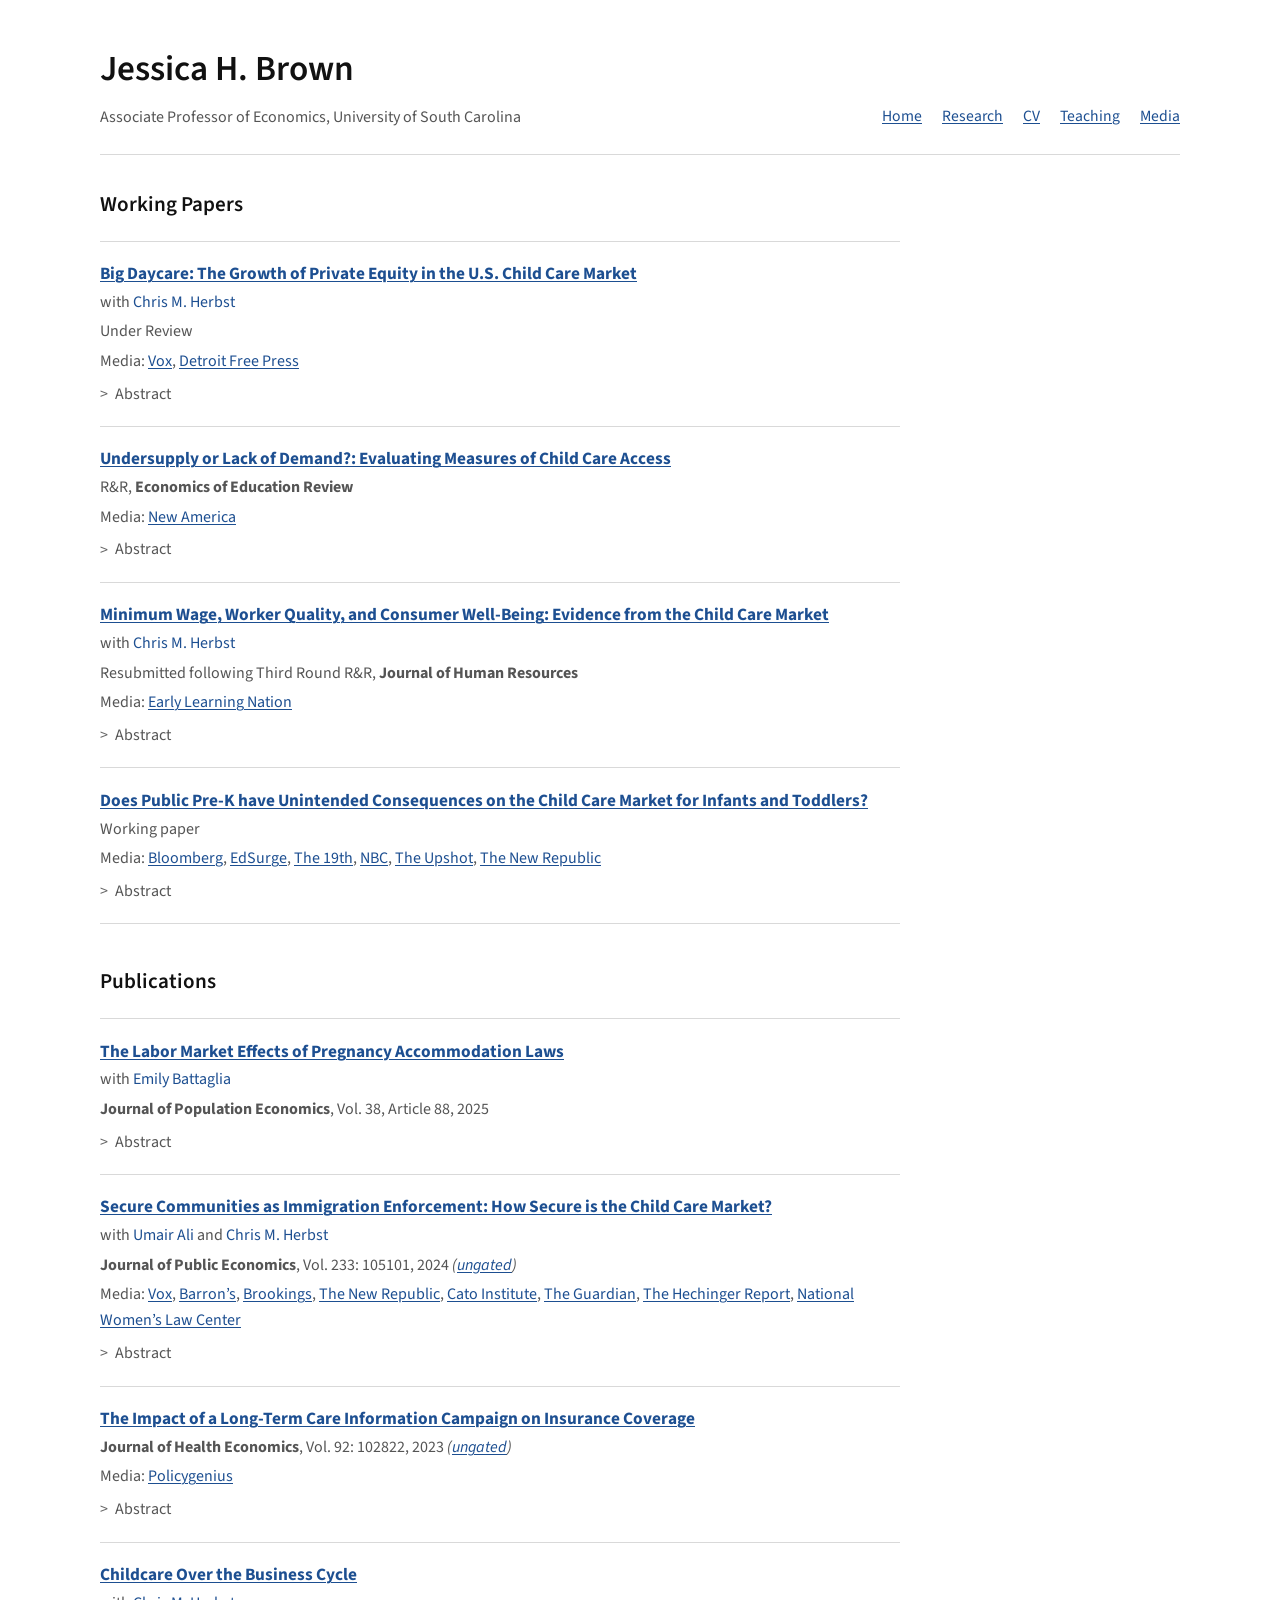
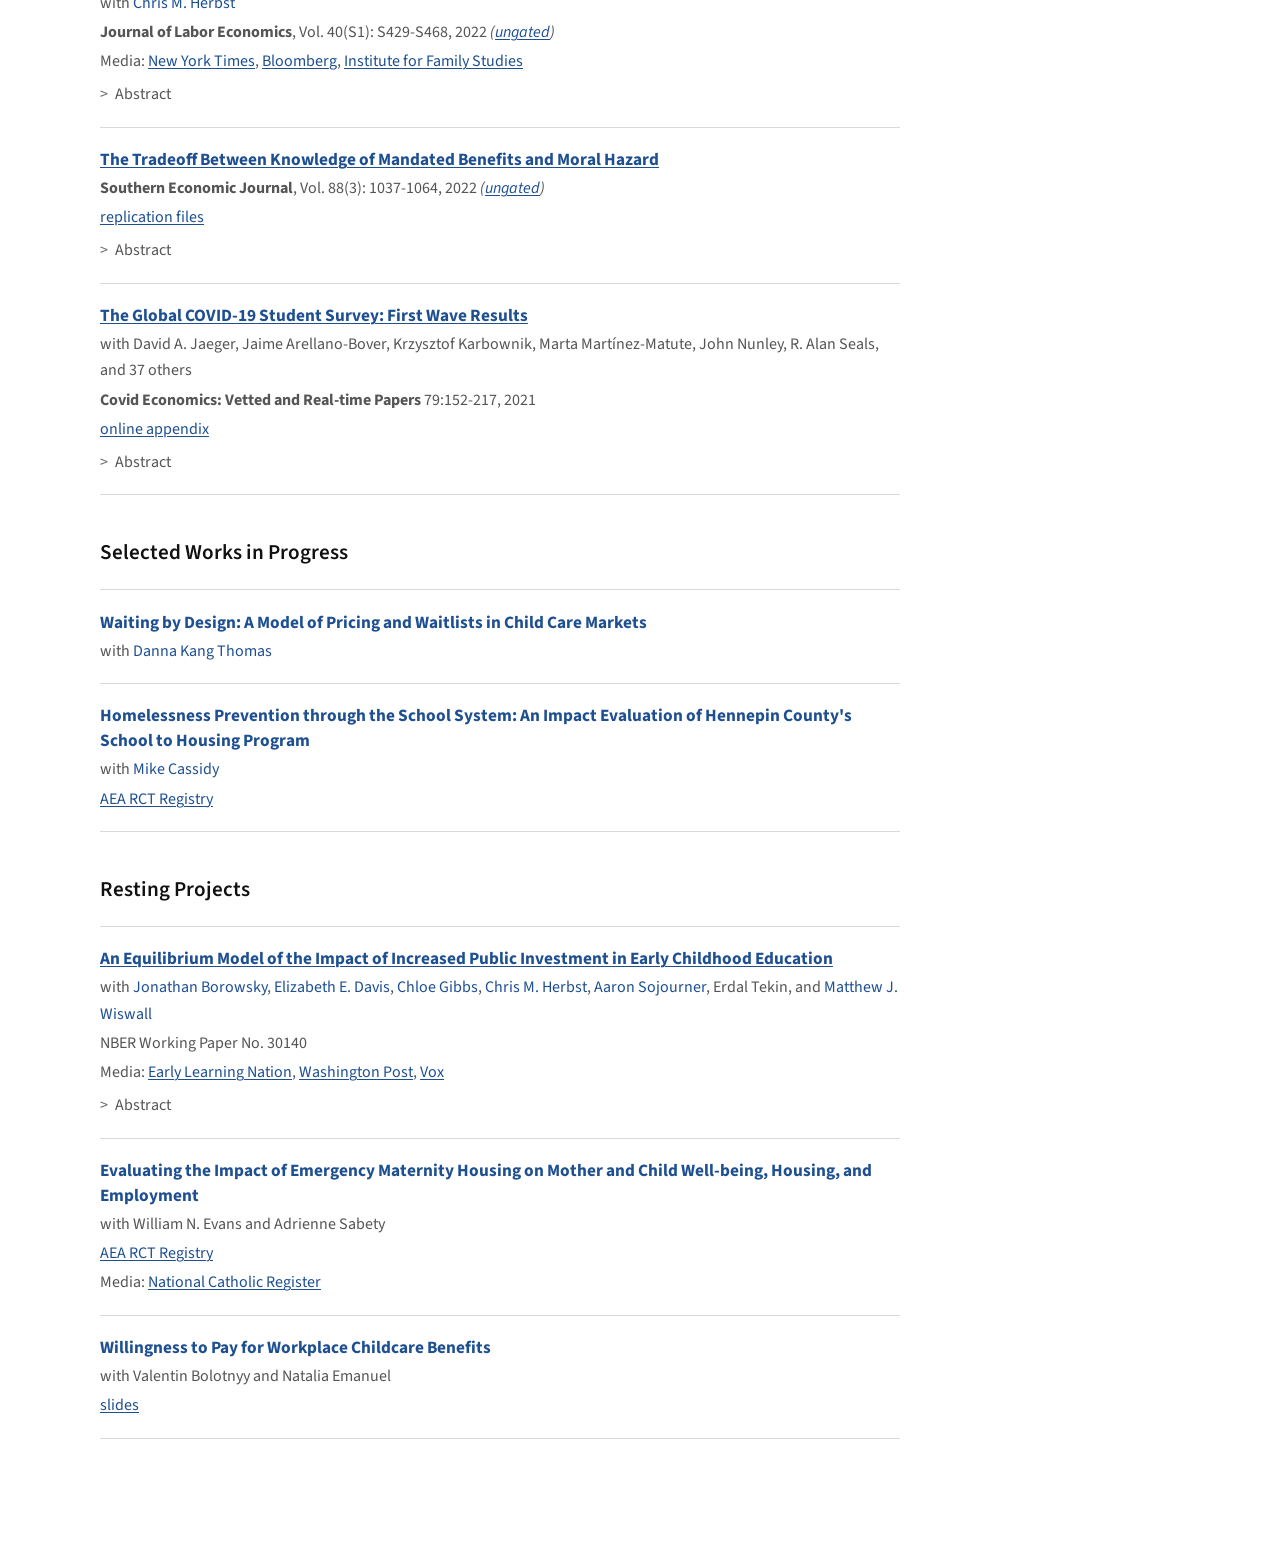
<file: research.html>
<!DOCTYPE html>
<html lang="en">
<head>
  <meta charset="UTF-8">
  <meta name="viewport" content="width=device-width, initial-scale=1.0">
  <title>Research | Jessica H. Brown</title>
  <meta name="description" content="Research by Jessica H. Brown.">
  <link rel="preconnect" href="https://fonts.googleapis.com">
  <link rel="preconnect" href="https://fonts.gstatic.com" crossorigin>
  <link href="https://fonts.googleapis.com/css2?family=Libre+Baskerville:wght@400;700&family=Source+Sans+3:wght@400;500;600&display=swap" rel="stylesheet">
  <link rel="stylesheet" href="styles.css">
</head>
<body>
  <div class="page">
    <header class="site-header">
      <div>
        <h1>Jessica H. Brown</h1>
        <p class="subtitle">Associate Professor of Economics, University of South Carolina</p>
      </div>
      <nav class="site-nav" aria-label="Primary">
        <a href="index.html">Home</a>
        <a href="research.html">Research</a>
        <a href="cv.html">CV</a>
        <a href="teaching.html">Teaching</a>
        <a href="media.html">Media</a>
      </nav>
    </header>

    <main class="subpage research-page refined-research">
      <section>
        <h2>Working Papers</h2>
        <div class="paper-stack">
          <details class="paper-row">
            <summary>
              <span class="paper-head">
                <a class="paper-title" href="https://docs.iza.org/dp18990.pdf" target="_blank" rel="noopener noreferrer">Big Daycare: The Growth of Private Equity in the U.S. Child Care Market</a>
                <span class="paper-meta">with <a href="https://scholar.google.com/citations?user=8dBBlGgAAAAJ&amp;hl=en" target="_blank" rel="noopener noreferrer">Chris M. Herbst</a></span>
                <span class="paper-citation">Under Review</span>
                <span class="paper-media">Media: <a href="https://www.vox.com/life/500695/private-equity-child-care-daycare-congress" target="_blank" rel="noopener noreferrer">Vox</a>, <a href="https://www.freep.com/story/news/education/2026/09/04/private-equity-corporate-owned-child-care-centers-tend-to-cost-more/91293446007/" target="_blank" rel="noopener noreferrer">Detroit Free Press</a></span>
                <span class="paper-abstract-toggle">Abstract</span>
              </span>
            </summary>
            <div class="abstract"><p>Anecdotal evidence suggests that private equity (PE) has become increasingly prominent in the U.S. child care market. Combining multiple proprietary datasets, we provide the first systematic analysis of PE ownership trends, characteristics, and locational preferences. The fraction of center-based child care teachers working at PE-owned providers has grown nationally from less than 1% in 1997 to 10% today, with considerable between- and within-state variation. PE-backed providers are larger and higher-revenue than non-PE providers. While PE-owned businesses charge higher prices than sole proprietors, they are slightly less expensive than other national chains. They are also more likely to be accredited by the National Association for the Education of Young Children, and to be in the top tier of states&rsquo; quality rating systems. Geographically, we find that PE-owned providers are more likely to operate in higher-income communities, in markets with excess demand, and in states with less stringent regulations on staffing levels and education requirements. Together, our findings suggest that PE-backed providers tend to be located in areas where they can more easily extract rents and pursue observable signs of quality in order to attract consumers.</p></div>
          </details>

          <details class="paper-row">
            <summary>
              <span class="paper-head">
                <a class="paper-title" href="https://papers.ssrn.com/sol3/papers.cfm?abstract_id=6644239" target="_blank" rel="noopener noreferrer">Undersupply or Lack of Demand?: Evaluating Measures of Child Care Access</a>
                <span class="paper-citation">R&amp;R, <strong>Economics of Education Review</strong></span>
                <span class="paper-media">Media: <a href="https://www.newamerica.org/insights/qa-with-economist-jessica-h-brown-about-accurately-measuring-child-care-access-and-demand/" target="_blank" rel="noopener noreferrer">New America</a></span>
                <span class="paper-abstract-toggle">Abstract</span>
              </span>
            </summary>
            <div class="abstract"><p>The most widely used measure of child care access is &ldquo;child care deserts,&rdquo; defined as areas with three or more young children per licensed child care slot. However, a high child-to-slot ratio may reflect low demand for formal care rather than a shortage. In the canonical model, equilibrium quantities perfectly reflect local demand and costs, implying that the ease of finding care should not vary systematically. In this paper, I use center-based provider vacancy rates as a proxy for families&rsquo; ability to access care. I test whether these vacancy rates are correlated with child care desert status and with an alternative measure that adjusts for community characteristics. The alternative measure captures deviations between actual and predicted supply, where predicted supply is based on supply in areas with similar demographic characteristics. Desert status is only weakly predictive of center-based vacancy rates, while the demographic-adjusted low supply measure is strongly predictive of infant and toddler vacancy rates. These findings suggest that child care is more challenging to find in some areas, providing suggestive evidence of market frictions and a potential role for policy. However, identifying such areas requires adjusting low supply thresholds for local population characteristics.</p></div>
          </details>

          <details class="paper-row">
            <summary>
              <span class="paper-head">
                <a class="paper-title" href="Minimum_Wages_and_Child_Care_Round3.pdf" target="_blank" rel="noopener noreferrer">Minimum Wage, Worker Quality, and Consumer Well-Being: Evidence from the Child Care Market</a>
                <span class="paper-meta">with <a href="https://scholar.google.com/citations?user=8dBBlGgAAAAJ&amp;hl=en" target="_blank" rel="noopener noreferrer">Chris M. Herbst</a></span>
                <span class="paper-citation">Resubmitted following Third Round R&amp;R, <strong>Journal of Human Resources</strong></span>
                <span class="paper-media">Media: <a href="https://www.the74million.org/zero2eight/end-of-year-research-roundup-three-economic-studies-for-building-a-better-child-care-sector/" target="_blank" rel="noopener noreferrer">Early Learning Nation</a></span>
                <span class="paper-abstract-toggle">Abstract</span>
              </span>
            </summary>
            <div class="abstract"><p>This paper combines multiple data sources to study the impact of the minimum wage on service quality and consumer well-being within the child care market. Although child care firms increase teacher pay in response to minimum wage reforms, we find no impact on employment levels. Instead, providers respond by implementing a range of other revenue-enhancing and cost-saving practices, such as raising prices, increasing child-to-staff ratios, and serving fewer children in the child care subsidy system. We also find evidence that service quality increases: staff turnover declines, teachers are more likely to make human capital investments, and teacher-child interactions improve. Despite the increase in quality, parents report that they are less satisfied with their child care provider, a result we attribute to the increase in prices.</p></div>
          </details>

          <details class="paper-row">
            <summary>
              <span class="paper-head">
                <a class="paper-title" href="https://irs.princeton.edu/publications/working-papers/does-public-pre-k-have-unintended-consequences-child-care-market" target="_blank" rel="noopener noreferrer">Does Public Pre-K have Unintended Consequences on the Child Care Market for Infants and Toddlers?</a>
                <span class="paper-citation">Working paper</span>
                <span class="paper-media">Media: <a href="https://www.bloomberg.com/news/articles/2019-12-13/how-universal-pre-k-affects-infant-daycare-costs" target="_blank" rel="noopener noreferrer">Bloomberg</a>, <a href="https://www.edsurge.com/news/2021-05-10-the-unintended-consequences-of-universal-preschool" target="_blank" rel="noopener noreferrer">EdSurge</a>, <a href="https://19thnews.org/2022/03/new-york-poised-to-increase-child-care-budget-by-billions/" target="_blank" rel="noopener noreferrer">The 19th</a>, <a href="https://www.nbcnews.com/news/us-news/free-universal-pre-k-can-have-unintended-consequence-fewer-day-care-n1278921" target="_blank" rel="noopener noreferrer">NBC</a>, <a href="https://www.nytimes.com/2022/03/31/upshot/new-york-poised-to-increase-child-care-budget-by-billions.html" target="_blank" rel="noopener noreferrer">The Upshot</a>, <a href="https://newrepublic.com/article/163991/funding-universal-prek-childcare" target="_blank" rel="noopener noreferrer">The New Republic</a></span>
                <span class="paper-abstract-toggle">Abstract</span>
              </span>
            </summary>
            <div class="abstract"><p>I estimate the impact of public pre-kindergarten for 4-year-olds on the provision of private child care for younger children by considering New York City&rsquo;s 2014 Universal Pre-K expansion. Private child care facilities often care for children from infancy or toddlerhood through pre-K. A public option for older children could therefore affect availability, prices, or quality of care for younger children. This effect could be positive or negative depending on the structure of the child care market, the design of the public pre-K program, and parent preferences. I use a panel dataset covering all licensed child care facilities in New York City and a difference-in-differences strategy that compares changes over time for neighborhoods with more versus fewer new public pre-K sites. I estimate that the public pre-K program reduced the capacity for children younger than 2 years old at private child care centers by 2,700 seats, and this decline was not offset by an increase in provision in the home day care market. The entire decrease in capacity occurs in areas with high poverty. In complementary analysis, I find a within-center increase in public complaints and inspection violations for day care centers that are closer to new public pre-K sites, suggesting a potential decrease in quality due to the increased competition from public pre-K. A back-of-the-envelope calculation indicates that for every seven 4-year-olds who shifted from day care centers to public pre-K, there was a reduction of one day care center seat for children under the age of 2.</p></div>
          </details>
        </div>
      </section>

      <section>
        <h2>Publications</h2>
        <div class="paper-stack">
          <details class="paper-row">
            <summary>
              <span class="paper-head">
                <a class="paper-title" href="https://link.springer.com/article/10.1007/s00148-025-01141-z" target="_blank" rel="noopener noreferrer">The Labor Market Effects of Pregnancy Accommodation Laws</a>
                <span class="paper-meta">with <a href="https://www.emilylbattaglia.com/" target="_blank" rel="noopener noreferrer">Emily Battaglia</a></span>
                <span class="paper-citation"><strong>Journal of Population Economics</strong>, Vol. 38, Article 88, 2025</span>
                <span class="paper-abstract-toggle">Abstract</span>
              </span>
            </summary>
            <div class="abstract"><p>We estimate the effect of pregnancy accommodation laws on labor market outcomes for women of childbearing age. Such laws require &ldquo;reasonable accommodations&rdquo; for pregnant workers, like sitting down, lifting restrictions, and additional bathroom breaks. As a mandated benefit, these laws could impact employer hiring decisions. Using a triple differences design comparing women&rsquo;s and men&rsquo;s labor market outcomes throughout the staggered roll-out of thirteen pregnancy accommodation laws from 2013 to 2016, we find no overall impact on female employment and wages. We do find that women are more likely to choose occupations where physical abilities are important, suggesting increased accessibility of these occupations. But for subgroups more likely to be impacted &ndash; those with less education, in more physically-intense occupations, and married without children &ndash; we estimate modest declines in earnings and employment. That the burden falls on both suggests these women value the benefit but at less than it costs to provide.</p></div>
          </details>

          <details class="paper-row">
            <summary>
              <span class="paper-head">
                <a class="paper-title" href="https://www.sciencedirect.com/science/article/abs/pii/S0047272724000379" target="_blank" rel="noopener noreferrer">Secure Communities as Immigration Enforcement: How Secure is the Child Care Market?</a>
                <span class="paper-meta">with <a href="https://search.asu.edu/profile/1103271" target="_blank" rel="noopener noreferrer">Umair Ali</a> and <a href="https://scholar.google.com/citations?user=8dBBlGgAAAAJ&amp;hl=en" target="_blank" rel="noopener noreferrer">Chris M. Herbst</a></span>
                <span class="paper-citation"><strong>Journal of Public Economics</strong>, Vol. 233: 105101, 2024 <span class="inline-link">(<a href="https://docs.iza.org/dp15821.pdf" target="_blank" rel="noopener noreferrer">ungated</a>)</span></span>
                <span class="paper-media">Media: <a href="https://www.vox.com/policy/2023/4/17/23667770/child-care-crisis-prek-family-immigration" target="_blank" rel="noopener noreferrer">Vox</a>, <a href="https://www.barrons.com/articles/trump-deportations-return-to-work-child-care-caf5af59" target="_blank" rel="noopener noreferrer">Barron&rsquo;s</a>, <a href="https://www.brookings.edu/articles/the-labor-market-impact-of-deportations/" target="_blank" rel="noopener noreferrer">Brookings</a>, <a href="https://newrepublic.com/article/187279/mass-deportation-trump-economy-business" target="_blank" rel="noopener noreferrer">The New Republic</a>, <a href="https://www.cato.org/commentary/trumps-deportations-will-hit-american-workers-too" target="_blank" rel="noopener noreferrer">Cato Institute</a>, <a href="https://www.theguardian.com/us-news/2025/feb/07/us-immigration-childcare-workers" target="_blank" rel="noopener noreferrer">The Guardian</a>, <a href="https://hechingerreport.org/1-in-5-child-care-workers-is-an-immigrant-trumps-deportations-and-raids-have-many-terrified/" target="_blank" rel="noopener noreferrer">The Hechinger Report</a>, <a href="https://nwlc.org/resource/immigrants-care-how-immigrant-early-educators-hold-up-the-care-economy/" target="_blank" rel="noopener noreferrer">National Women&rsquo;s Law Center</a></span>
                <span class="paper-abstract-toggle">Abstract</span>
              </span>
            </summary>
            <div class="abstract"><p>Immigrants comprise nearly 20% of the child care workforce in the U.S. This paper studies the impact of a major immigration enforcement policy, Secure Communities (SC), on the structure and functioning of the child care market. Relying on the staggered introduction of SC across counties between 2008 and 2014, we find that the program reduced children&rsquo;s participation in center-based child care programs. The estimated reductions are substantially larger among disadvantaged children, raising questions about the possibility of health and developmental spillovers. We also find that SC reduced the supply and wages of immigrant and native child care workers in the center-based sector. We provide descriptive evidence that immigrants and natives may not compete for the same jobs: immigrant child care teachers are more highly skilled, and the children assigned to their classrooms differ on some observable characteristics. Therefore, immigrants and natives are likely to be complements to child care service production.</p></div>
          </details>

          <details class="paper-row">
            <summary>
              <span class="paper-head">
                <a class="paper-title" href="https://www.sciencedirect.com/science/article/pii/S0167629623000991" target="_blank" rel="noopener noreferrer">The Impact of a Long-Term Care Information Campaign on Insurance Coverage</a>
                <span class="paper-citation"><strong>Journal of Health Economics</strong>, Vol. 92: 102822, 2023 <span class="inline-link">(<a href="https://papers.ssrn.com/sol3/papers.cfm?abstract_id=3445488" target="_blank" rel="noopener noreferrer">ungated</a>)</span></span>
                <span class="paper-media">Media: <a href="https://www.policygenius.com/life-insurance/news/dont-know-about-long-term-care-insurance-it-could-cost-you/" target="_blank" rel="noopener noreferrer">Policygenius</a></span>
                <span class="paper-abstract-toggle">Abstract</span>
              </span>
            </summary>
            <div class="abstract"><p>I estimate the impact of an information campaign on long-term care planning behaviors. Long-term care expenses represent a large, mostly uninsured risk for the elderly, and Medicaid payments for long-term care expenses total more than $150 billion annually. In an effort to curtail these expenses, the federal government partnered with 26 states over the course of 5 years to run the &ldquo;Own Your Future&rdquo; campaign, which urged individuals to plan ahead for their long-term care needs. Using a difference-in-differences strategy that takes advantage of the staggered timing of the rollout and restricted data from the Health and Retirement Study, I find that the campaign increased long-term care insurance coverage by one percentage point, concentrated among individuals in the top quintile of the asset distribution, for whom long-term care insurance coverage increases by four percentage points, or seventeen percent. A back-of-the-envelope calculation indicates Medicaid savings of $483 million in present value. This estimate represents a lower bound for the total savings from the program since individuals may have made adjustments on other margins.</p></div>
          </details>

          <details class="paper-row">
            <summary>
              <span class="paper-head">
                <a class="paper-title" href="https://www.iza.org/publications/dp/14048/child-care-over-the-business-cycle" target="_blank" rel="noopener noreferrer">Childcare Over the Business Cycle</a>
                <span class="paper-meta">with <a href="https://scholar.google.com/citations?user=8dBBlGgAAAAJ&amp;hl=en" target="_blank" rel="noopener noreferrer">Chris M. Herbst</a></span>
                <span class="paper-citation"><strong>Journal of Labor Economics</strong>, Vol. 40(S1): S429-S468, 2022 <span class="inline-link">(<a href="https://ftp.iza.org/dp14048.pdf" target="_blank" rel="noopener noreferrer">ungated</a>)</span></span>
                <span class="paper-media">Media: <a href="https://www.nytimes.com/2021/04/30/upshot/child-care-biden.html" target="_blank" rel="noopener noreferrer">New York Times</a>, <a href="https://www.bloomberg.com/news/features/2021-11-18/biden-s-build-back-better-wants-to-save-america-s-child-care-business" target="_blank" rel="noopener noreferrer">Bloomberg</a>, <a href="https://ifstudies.org/blog/are-parents-really-unable-to-work-in-the-post-covid-economy" target="_blank" rel="noopener noreferrer">Institute for Family Studies</a></span>
                <span class="paper-abstract-toggle">Abstract</span>
              </span>
            </summary>
            <div class="abstract"><p>We estimate the impact of macroeconomic conditions on the childcare market. We find that the industry is substantially more exposed to the business cycle than other low-wage industries and responds more strongly to negative shocks than positive ones. Indeed, childcare employment requires more time to recover than the rest of the economy. Although the reduction in supply may pose difficulties for parents, we find evidence that center quality is countercyclical. When unemployment rates are higher, childcare workers have on average higher levels of education and experience, turnover rates are lower, and consumer reviews on Yelp.com are higher.</p></div>
          </details>

          <details class="paper-row">
            <summary>
              <span class="paper-head">
                <a class="paper-title" href="https://doi.org/10.1002/soej.12552" target="_blank" rel="noopener noreferrer">The Tradeoff Between Knowledge of Mandated Benefits and Moral Hazard</a>
                <span class="paper-citation"><strong>Southern Economic Journal</strong>, Vol. 88(3): 1037-1064, 2022 <span class="inline-link">(<a href="https://papers.ssrn.com/sol3/papers.cfm?abstract_id=3872876" target="_blank" rel="noopener noreferrer">ungated</a>)</span></span>
                <span class="paper-links"><a href="https://jessicahbrown.com/wp-content/uploads/2024/01/TDI-replication-files.zip" target="_blank" rel="noopener noreferrer">replication files</a></span>
                <span class="paper-abstract-toggle">Abstract</span>
              </span>
            </summary>
            <div class="abstract"><p>When workers are not aware of a mandated benefit, they cannot take it into account in their employment decision, leading to deadweight loss. On the other hand, lack of awareness of a benefit reduces moral hazard, decreasing deadweight loss. I incorporate these trade-offs into a model of mandated benefits and apply the model to Temporary Disability Insurance, an employment benefit mandated in five states. First, using data collected through an original survey, I provide evidence that there is low awareness of this benefit. Second, I use the updated mandated benefits model to show that over a broad range of reasonable assumptions, the additional employee valuation of the benefit outweighs the additional program cost from moral hazard, and thus a public information campaign would increase employment.</p></div>
          </details>

          <details class="paper-row">
            <summary>
              <span class="paper-head">
                <a class="paper-title" href="https://www.djaeger.org/research/pubs/covid-economics.pdf" target="_blank" rel="noopener noreferrer">The Global COVID-19 Student Survey: First Wave Results</a>
                <span class="paper-meta">with David A. Jaeger, Jaime Arellano-Bover, Krzysztof Karbownik, Marta Mart&iacute;nez-Matute, John Nunley, R. Alan Seals, and 37 others</span>
                <span class="paper-citation"><strong>Covid Economics: Vetted and Real-time Papers</strong> 79:152-217, 2021</span>
                <span class="paper-links"><a href="https://www.djaeger.org/research/pubs/covid-economics-online-appendix.pdf" target="_blank" rel="noopener noreferrer">online appendix</a></span>
                <span class="paper-abstract-toggle">Abstract</span>
              </span>
            </summary>
            <div class="abstract"><p>University students have been particularly affected by the COVID-19 pandemic. We present results from the first wave of the Global COVID-19 Student Survey, which was administered at 28 universities in the United States, Spain, Australia, Sweden, Austria, Italy, and Mexico between April and October 2020. The survey addresses contemporaneous outcomes and future expectations regarding three fundamental aspects of students&rsquo; lives in the pandemic: the labor market, education, and health. We document the differential responses of students as a function of their country of residence, parental income, gender, and for the US their race.</p></div>
          </details>
        </div>
      </section>

      <section>
        <h2>Selected Works in Progress</h2>
        <div class="paper-stack">
          <article class="paper-static-row">
            <div class="static-paper-head">
              <span class="paper-title static-title">Waiting by Design: A Model of Pricing and Waitlists in Child Care Markets</span>
              <span class="paper-meta">with <a href="https://sites.google.com/view/dannakang" target="_blank" rel="noopener noreferrer">Danna Kang Thomas</a></span>
            </div>
          </article>

          <article class="paper-static-row">
            <div class="static-paper-head">
              <span class="paper-title static-title">Homelessness Prevention through the School System: An Impact Evaluation of Hennepin County's School to Housing Program</span>
              <span class="paper-meta">with <a href="https://miketcassidy.com/" target="_blank" rel="noopener noreferrer">Mike Cassidy</a></span>
              <span class="paper-links"><a href="https://www.socialscienceregistry.org/trials/11731" target="_blank" rel="noopener noreferrer">AEA RCT Registry</a></span>
            </div>
          </article>
        </div>
      </section>

      <section>
        <h2>Resting Projects</h2>
        <div class="paper-stack">
			
          <details class="paper-row">
            <summary>
              <span class="paper-head">
                <a class="paper-title" href="https://www.nber.org/papers/w30140" target="_blank" rel="noopener noreferrer">An Equilibrium Model of the Impact of Increased Public Investment in Early Childhood Education</a>
                <span class="paper-meta">with <a href="https://www.jonathanborowsky.com/" target="_blank" rel="noopener noreferrer">Jonathan Borowsky</a>, <a href="https://apec.umn.edu/people/elizabeth-davis" target="_blank" rel="noopener noreferrer">Elizabeth E. Davis</a>, <a href="https://www.chloegibbs.com/" target="_blank" rel="noopener noreferrer">Chloe Gibbs</a>, <a href="https://scholar.google.com/citations?user=8dBBlGgAAAAJ&amp;hl=en" target="_blank" rel="noopener noreferrer">Chris M. Herbst</a>, <a href="https://aaronsojourner.org/" target="_blank" rel="noopener noreferrer">Aaron Sojourner</a>, Erdal Tekin, and <a href="https://sites.google.com/site/mattwiswall/" target="_blank" rel="noopener noreferrer">Matthew J. Wiswall</a></span>
                <span class="paper-citation">NBER Working Paper No. 30140</span>
                <span class="paper-media">Media: <a href="https://www.the74million.org/zero2eight/economists-find-investing-in-child-care-will-dramatically-reduce-costs-increase-mothers-employment-and-increase-quality-care/" target="_blank" rel="noopener noreferrer">Early Learning Nation</a>, <a href="https://www.washingtonpost.com/business/2022/06/30/child-care-shortage-causing-labor-shortage/" target="_blank" rel="noopener noreferrer">Washington Post</a>, <a href="https://www.vox.com/22627317/child-care-biden-plan-family-leave-daycare-universal-pre-k" target="_blank" rel="noopener noreferrer">Vox</a></span>
                <span class="paper-abstract-toggle">Abstract</span>
              </span>
            </summary>
            <div class="abstract"><p>Recent policy proposals call for significant new investments in early care and education (ECE). These policies are designed to reduce the burden of child care costs, support parental employment, and foster child development by increasing access to high-quality care, especially for children in lower-income families. In this paper, we propose and calibrate a model of supply and demand for different ECE service and teacher types to estimate equilibrium family expenditures, participation in ECE, maternal labor supply, teacher wages, market ECE prices, and program costs under different policy regimes. Under a policy of broadly expanded subsidies that limits family payments for ECE to no more than 7% of income among those up to 250% of national median income, we estimate that mothers&rsquo; employment would increase by six percentage points while full-time employment would increase by nearly 10 percentage points, with substantially larger increases among lower-income families. The policy would also induce a shift from informal care and parent-only care to center- and home-based providers, which are higher-quality on average, with larger shifts for lower-income families. Despite the increased use of formal care, family expenditures on ECE services would decrease throughout most of the income distribution. For example, families in the bottom three income quintiles would experience expenditure reductions of 76%, 68%, and 55%, respectively. Finally, teacher wages and market prices would increase to attract workers with higher levels of education. We also estimate the impact of a narrower subsidy expansion for families with an income up to 85% of national median income.</p></div>
          </details>
		
          <article class="paper-static-row">
            <div class="static-paper-head">
              <span class="paper-title static-title">Evaluating the Impact of Emergency Maternity Housing on Mother and Child Well-being, Housing, and Employment</span>
              <span class="paper-meta">with William N. Evans and Adrienne Sabety</span>
              <span class="paper-links"><a href="https://www.socialscienceregistry.org/trials/9509" target="_blank" rel="noopener noreferrer">AEA RCT Registry</a></span>
              <span class="paper-media">Media: <a href="https://www.ncregister.com/cna/study-will-investigate-impact-evolving-role-of-maternity-homes-in-u-s" target="_blank" rel="noopener noreferrer">National Catholic Register</a></span>
            </div>
          </article>

          <article class="paper-static-row">
            <div class="static-paper-head">
              <span class="paper-title static-title">Willingness to Pay for Workplace Childcare Benefits</span>
              <span class="paper-meta">with Valentin Bolotnyy and Natalia Emanuel</span>
              <span class="paper-links"><a href="https://jessicahbrown.com/wp-content/uploads/2025/12/20241124_SouthernsSlides_Alabama_Childcare.pdf" target="_blank" rel="noopener noreferrer">slides</a></span>
            </div>
          </article>
        </div>
      </section>
    </main>
  </div>
  <script src="analytics.js"></script>
</body>
</html>
</file>
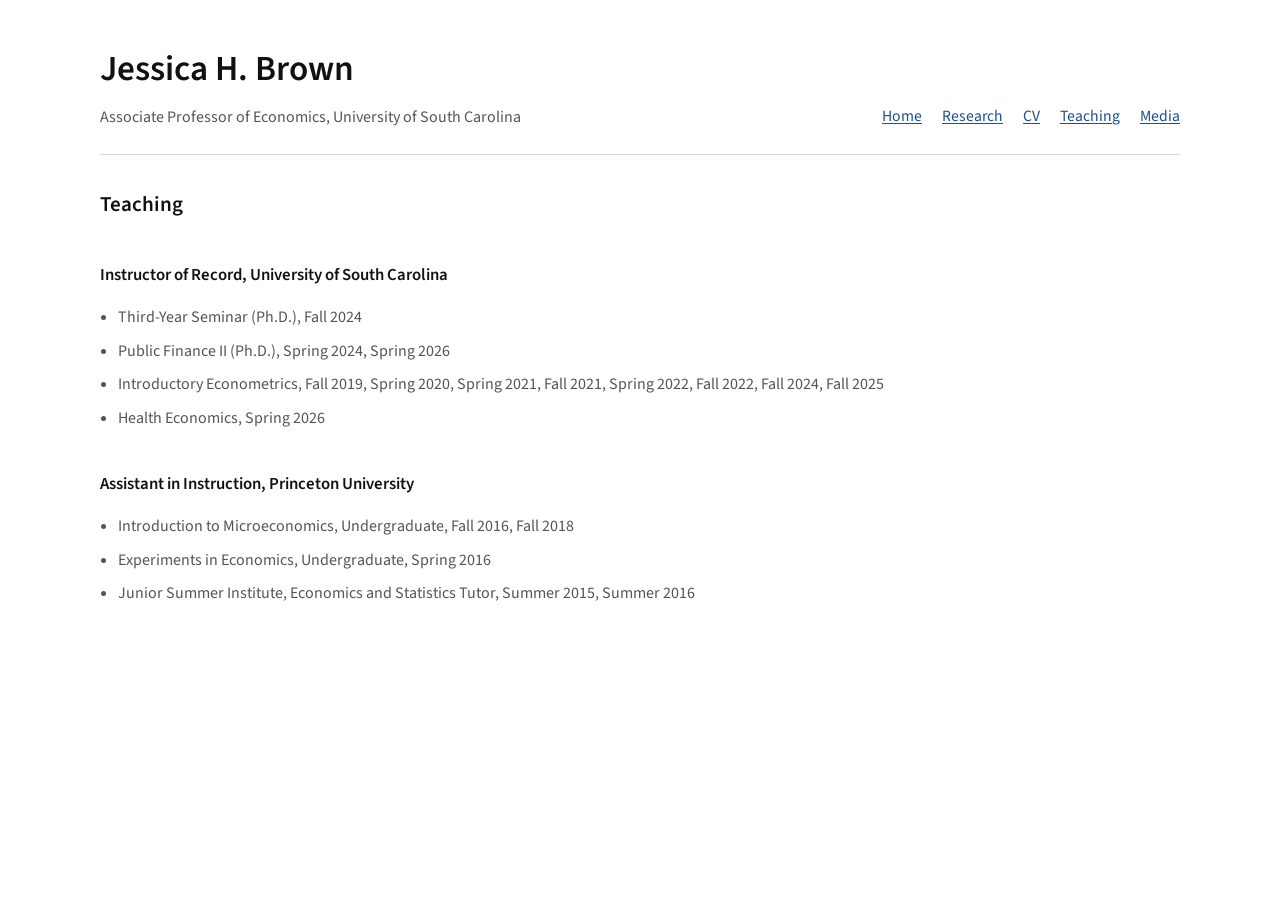
<file: teaching.html>
<!DOCTYPE html>
<html lang="en">
<head>
  <meta charset="UTF-8">
  <meta name="viewport" content="width=device-width, initial-scale=1.0">
  <title>Teaching | Jessica H. Brown</title>
  <meta name="description" content="Teaching by Jessica H. Brown.">
  <link rel="preconnect" href="https://fonts.googleapis.com">
  <link rel="preconnect" href="https://fonts.gstatic.com" crossorigin>
  <link href="https://fonts.googleapis.com/css2?family=Libre+Baskerville:wght@400;700&family=Source+Sans+3:wght@400;500;600&display=swap" rel="stylesheet">
  <link rel="stylesheet" href="styles.css">
</head>
<body>
  <div class="page">
    <header class="site-header">
      <div>
        <h1>Jessica H. Brown</h1>
        <p class="subtitle">Associate Professor of Economics, University of South Carolina</p>
      </div>
      <nav class="site-nav" aria-label="Primary">
        <a href="index.html">Home</a>
        <a href="research.html">Research</a>
        <a href="cv.html">CV</a>
        <a href="teaching.html">Teaching</a>
        <a href="media.html">Media</a>
      </nav>
    </header>

    <main class="subpage">
      <section>
        <h2>Teaching</h2>
      </section>

      <section>
        <h3>Instructor of Record, University of South Carolina</h3>
        <ul class="course-list">
          <li>Third-Year Seminar (Ph.D.), Fall 2024</li>
          <li>Public Finance II (Ph.D.), Spring 2024, Spring 2026</li>
          <li>Introductory Econometrics, Fall 2019, Spring 2020, Spring 2021, Fall 2021, Spring 2022, Fall 2022, Fall 2024, Fall 2025</li>
          <li>Health Economics, Spring 2026</li>
        </ul>
      </section>

      <section>
        <h3>Assistant in Instruction, Princeton University</h3>
        <ul class="course-list">
          <li>Introduction to Microeconomics, Undergraduate, Fall 2016, Fall 2018</li>
          <li>Experiments in Economics, Undergraduate, Spring 2016</li>
          <li>Junior Summer Institute, Economics and Statistics Tutor, Summer 2015, Summer 2016</li>
        </ul>
      </section>
    </main>
  </div>
  <script src="analytics.js"></script>
</body>
</html>
</file>
<file: styles.css>
:root {
  --bg: #ffffff;
  --text: #222222;
  --muted: #555555;
  --line: #d9d9d9;
  --link: #1d4f91;
  --max-width: 1080px;
}

* {
  box-sizing: border-box;
}

body {
  margin: 0;
  background: var(--bg);
  color: var(--text);
  font-family: "Source Sans 3", sans-serif;
  line-height: 1.65;
}

a {
  color: var(--link);
  text-decoration: underline;
  text-underline-offset: 0.14em;
  text-decoration-thickness: 0.06em;
}

a:hover {
  text-decoration-thickness: 0.1em;
}

img {
  display: block;
  max-width: 100%;
}

.page {
  width: min(calc(100% - 2rem), var(--max-width));
  margin: 0 auto;
  padding: 2.5rem 0 4rem;
}

.site-header {
  display: flex;
  justify-content: space-between;
  align-items: flex-end;
  gap: 2rem;
  padding-bottom: 1.5rem;
  border-bottom: 1px solid var(--line);
}

h1,
h2,
h3,
h4 {
  font-family: "Source Sans 3", sans-serif;
  font-weight: 600;
  color: #111111;
}

h1 {
  margin: 0;
  font-size: 2.2rem;
}

h2 {
  margin: 0 0 1.2rem;
  font-size: 1.32rem;
}

h3 {
  margin: 0 0 0.9rem;
  font-size: 1.05rem;
}

h4 {
  margin: 0 0 0.5rem;
  font-size: 0.98rem;
}

.subtitle {
  margin: 0.35rem 0 0;
  color: var(--muted);
  font-size: 1rem;
}

.site-nav {
  display: flex;
  flex-wrap: wrap;
  gap: 0.9rem 1.25rem;
  font-size: 0.98rem;
}

.profile-layout {
  display: grid;
  grid-template-columns: minmax(260px, 340px) minmax(0, 1fr);
  gap: 3rem;
  align-items: start;
  padding-top: 2rem;
}

.large-photo {
  margin: 0;
}

.large-photo img {
  width: 100%;
  border: 1px solid var(--line);
}

.profile-details {
  max-width: 40rem;
}

.profile-details section,
.subpage section {
  margin-bottom: 2.5rem;
}

p,
li {
  color: var(--muted);
}

ul {
  margin: 0;
  padding-left: 1.15rem;
}

.subpage {
  max-width: 54rem;
  padding-top: 2rem;
}

.course-list li,
.plain-list li {
  margin-bottom: 0.45rem;
}

.refined-research {
  max-width: 50rem;
}

.paper-stack {
  display: grid;
}

.paper-row,
.paper-static-row {
  border-top: 1px solid var(--line);
  padding: 1.2rem 0;
}

.paper-row:last-child,
.paper-static-row:last-child {
  border-bottom: 1px solid var(--line);
}

.paper-row summary {
  list-style: none;
  cursor: pointer;
  display: block;
}

.paper-row summary::-webkit-details-marker {
  display: none;
}

.paper-head,
.static-paper-head {
  display: block;
}

.paper-title {
  display: block;
  color: var(--link);
  font-family: "Source Sans 3", sans-serif;
  font-size: 1.08rem;
  font-weight: 700;
  line-height: 1.45;
}

.paper-title:hover {
  color: #163d70;
}

.static-title {
  cursor: default;
}

.paper-meta,
.paper-citation,
.paper-media,
.paper-links {
  display: block;
  color: var(--muted);
  margin-top: 0.18rem;
}

.paper-meta a {
  color: var(--link);
  text-decoration: none;
}

.paper-meta a:hover {
  color: #163d70;
  text-decoration: none;
}

.paper-citation .inline-link {
  font-style: italic;
}

.paper-media a,
.paper-links a {
  margin-right: 0;
}

.paper-abstract-toggle {
  display: inline-flex;
  align-items: center;
  gap: 0.45rem;
  margin-top: 0.4rem;
  color: var(--muted);
}

.paper-abstract-toggle::before {
  content: ">";
  color: #666666;
  font-size: 1rem;
  line-height: 1;
}

.paper-row[open] .paper-abstract-toggle::before {
  content: "v";
}

.abstract {
  margin-left: 0;
  padding-top: 0.9rem;
  max-width: 44rem;
}

.abstract p {
  margin: 0;
}

.cv-actions {
  padding-bottom: 0.5rem;
  border-bottom: 1px solid var(--line);
}

.cv-page {
  max-width: 52rem;
}

.two-col-header {
  display: grid;
  grid-template-columns: repeat(2, minmax(0, 1fr));
  gap: 2rem;
}

.compact-list li {
  margin-bottom: 0.7rem;
}

.media-page {
  max-width: 52rem;
}

.featured-media-grid {
  display: grid;
  grid-template-columns: repeat(3, minmax(0, 1fr));
  gap: 1rem;
}

.featured-media-card {
  border-top: 1px solid var(--line);
  padding-top: 1rem;
}

.featured-thumb {
  width: 100%;
  aspect-ratio: 4 / 3;
  overflow: hidden;
  margin-bottom: 0.9rem;
  background: #efeee9;
}

.featured-thumb img {
  width: 100%;
  height: 100%;
  object-fit: cover;
}

.media-outlet {
  margin: 0 0 0.35rem;
  font-size: 0.83rem;
  letter-spacing: 0.04em;
  text-transform: uppercase;
  color: #6a6a6a;
}

.media-list {
  display: grid;
}

.media-list-item {
  border-top: 1px solid var(--line);
  padding: 1rem 0 1.1rem;
}

.media-list-item:last-child {
  border-bottom: 1px solid var(--line);
}

@media (max-width: 800px) {
  .site-header,
  .profile-layout,
  .two-col-header,
  .featured-media-grid {
    display: grid;
    grid-template-columns: 1fr;
  }

  .site-header {
    align-items: start;
  }

  .subpage,
  .profile-details,
  .refined-research,
  .cv-page,
  .media-page {
    max-width: none;
  }
}
</file>
